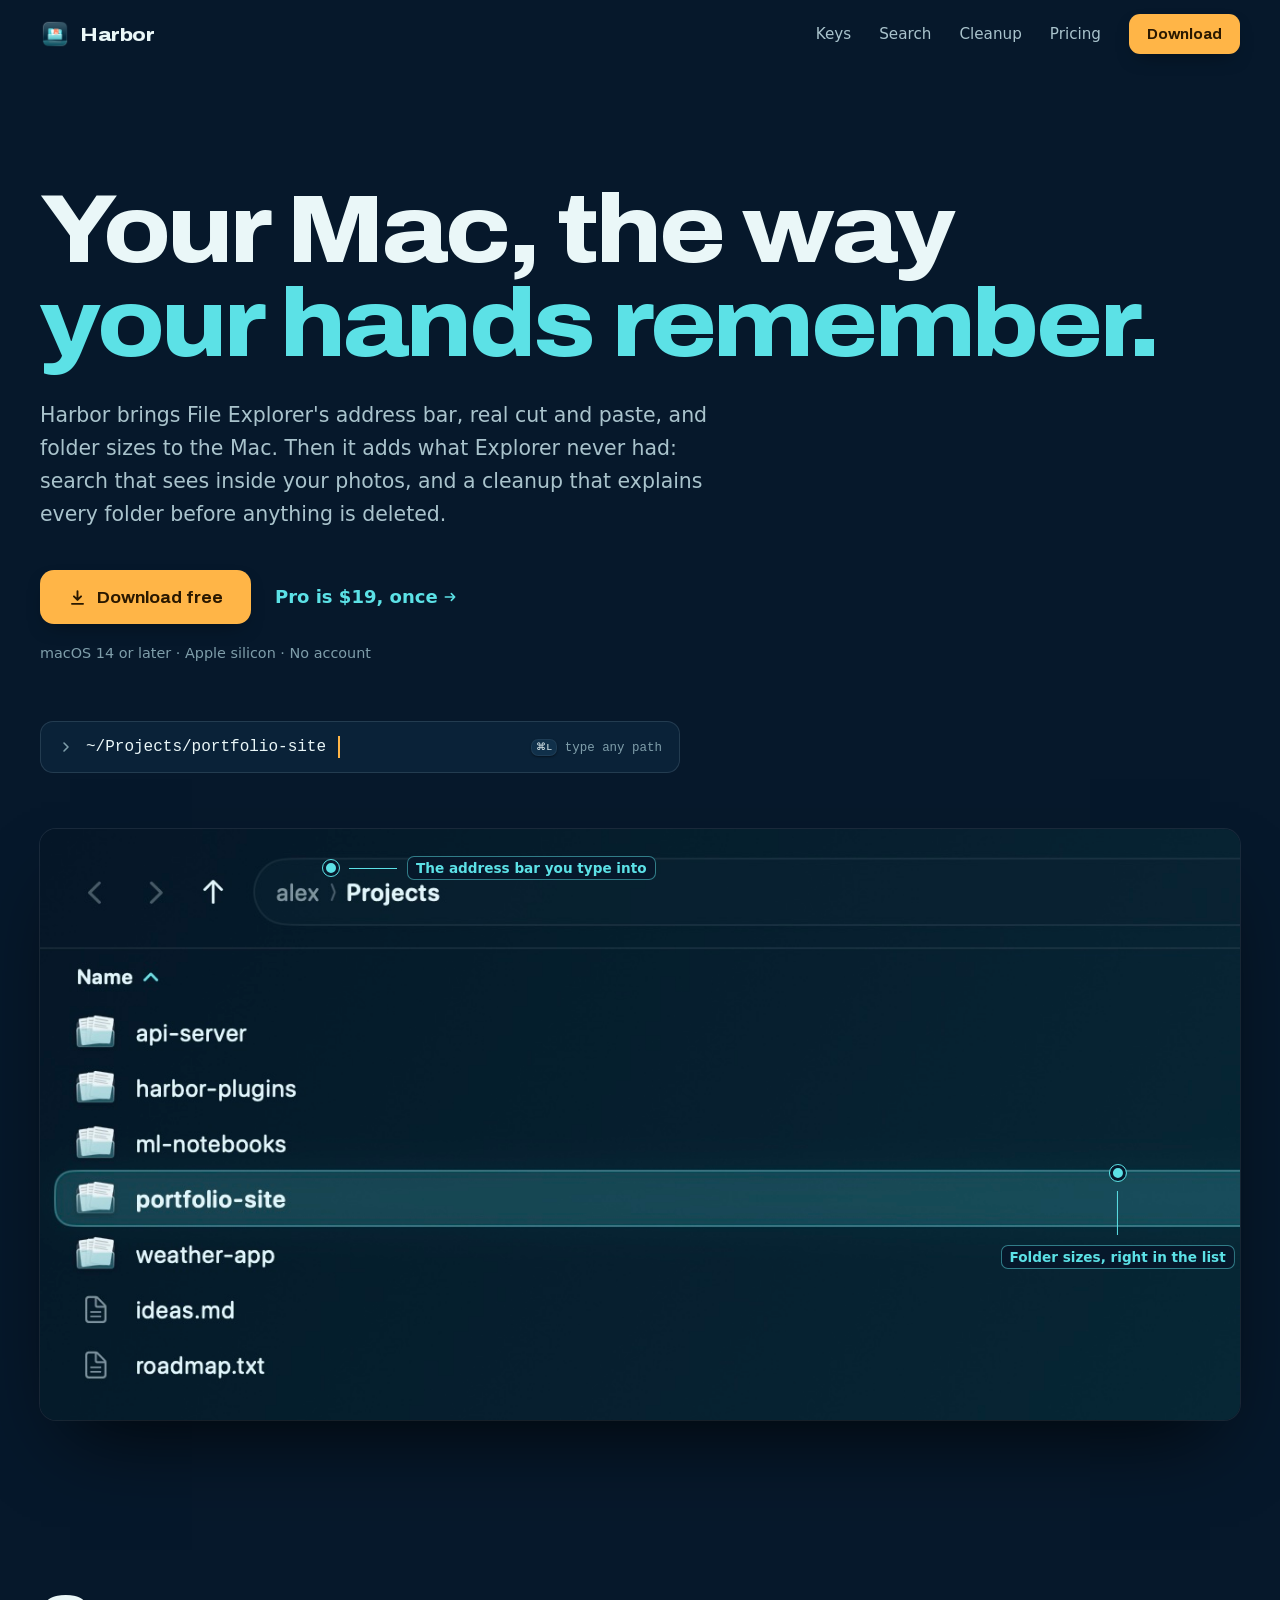
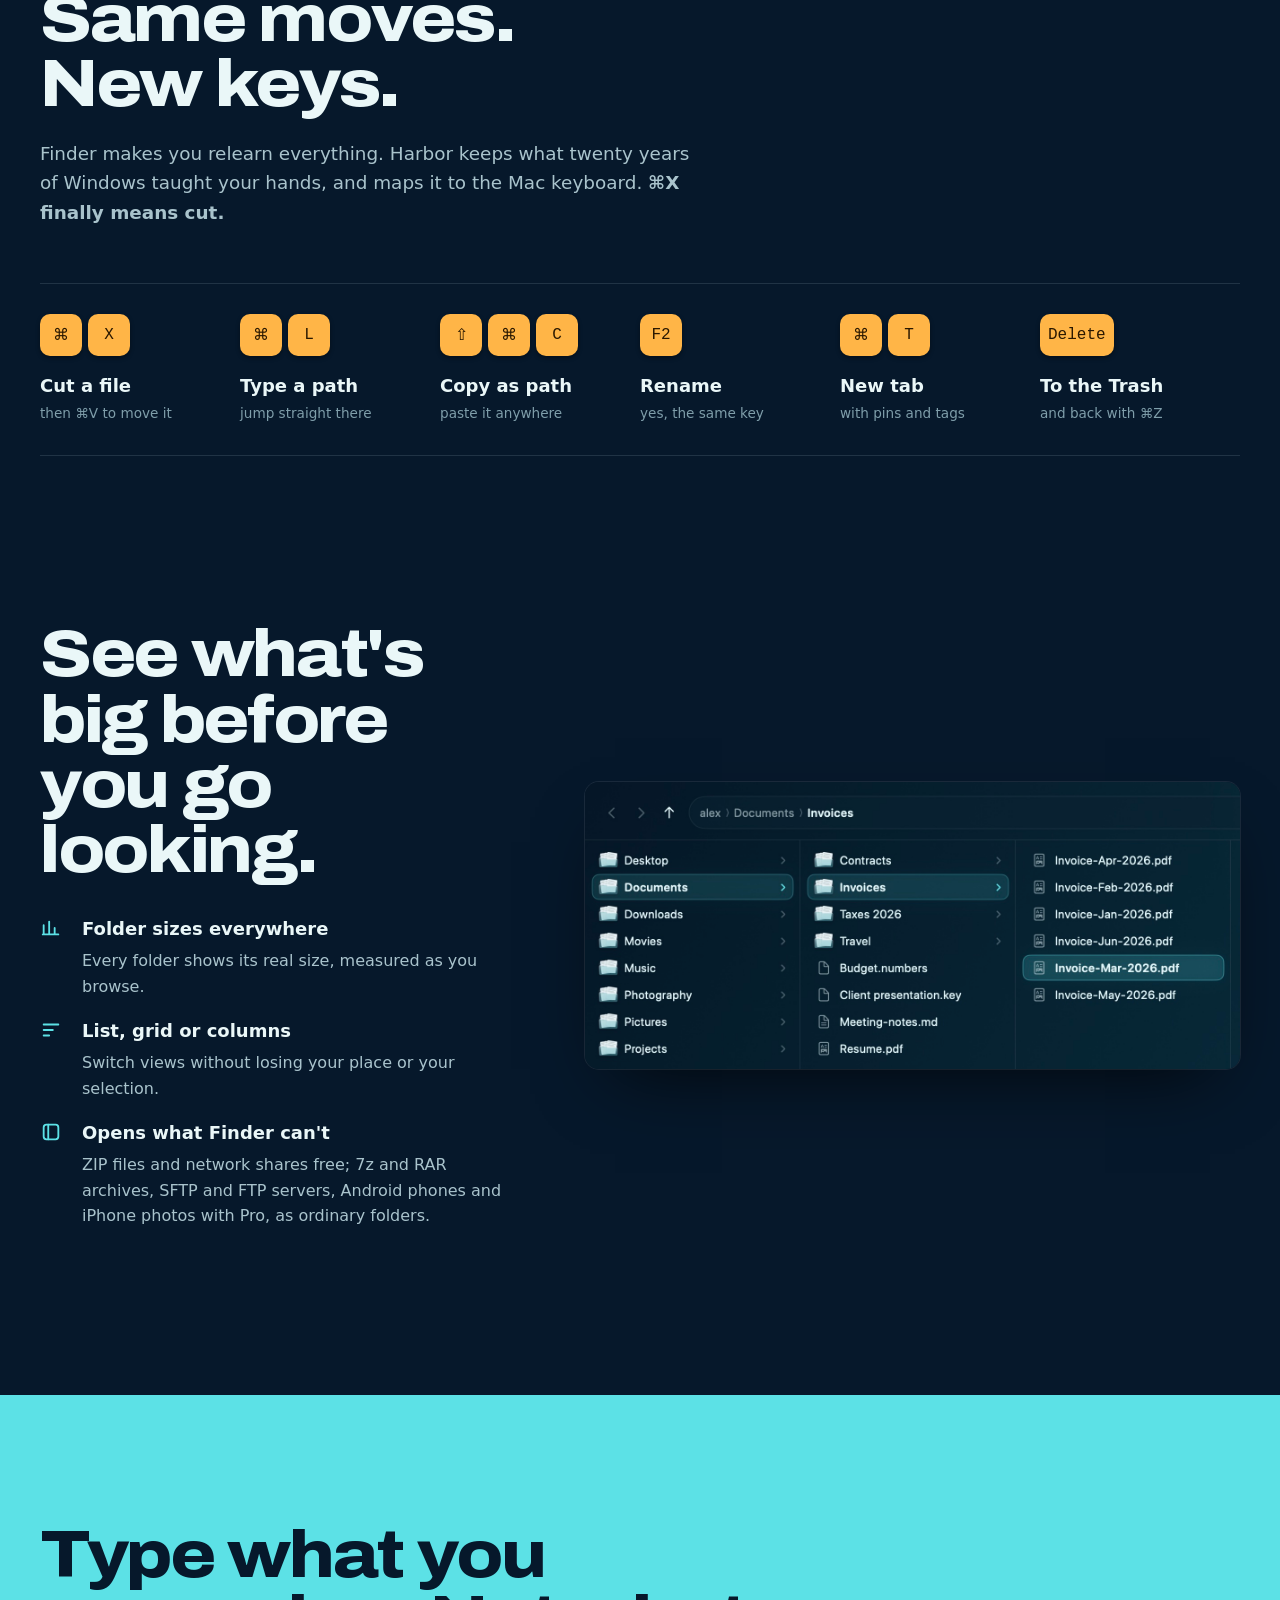
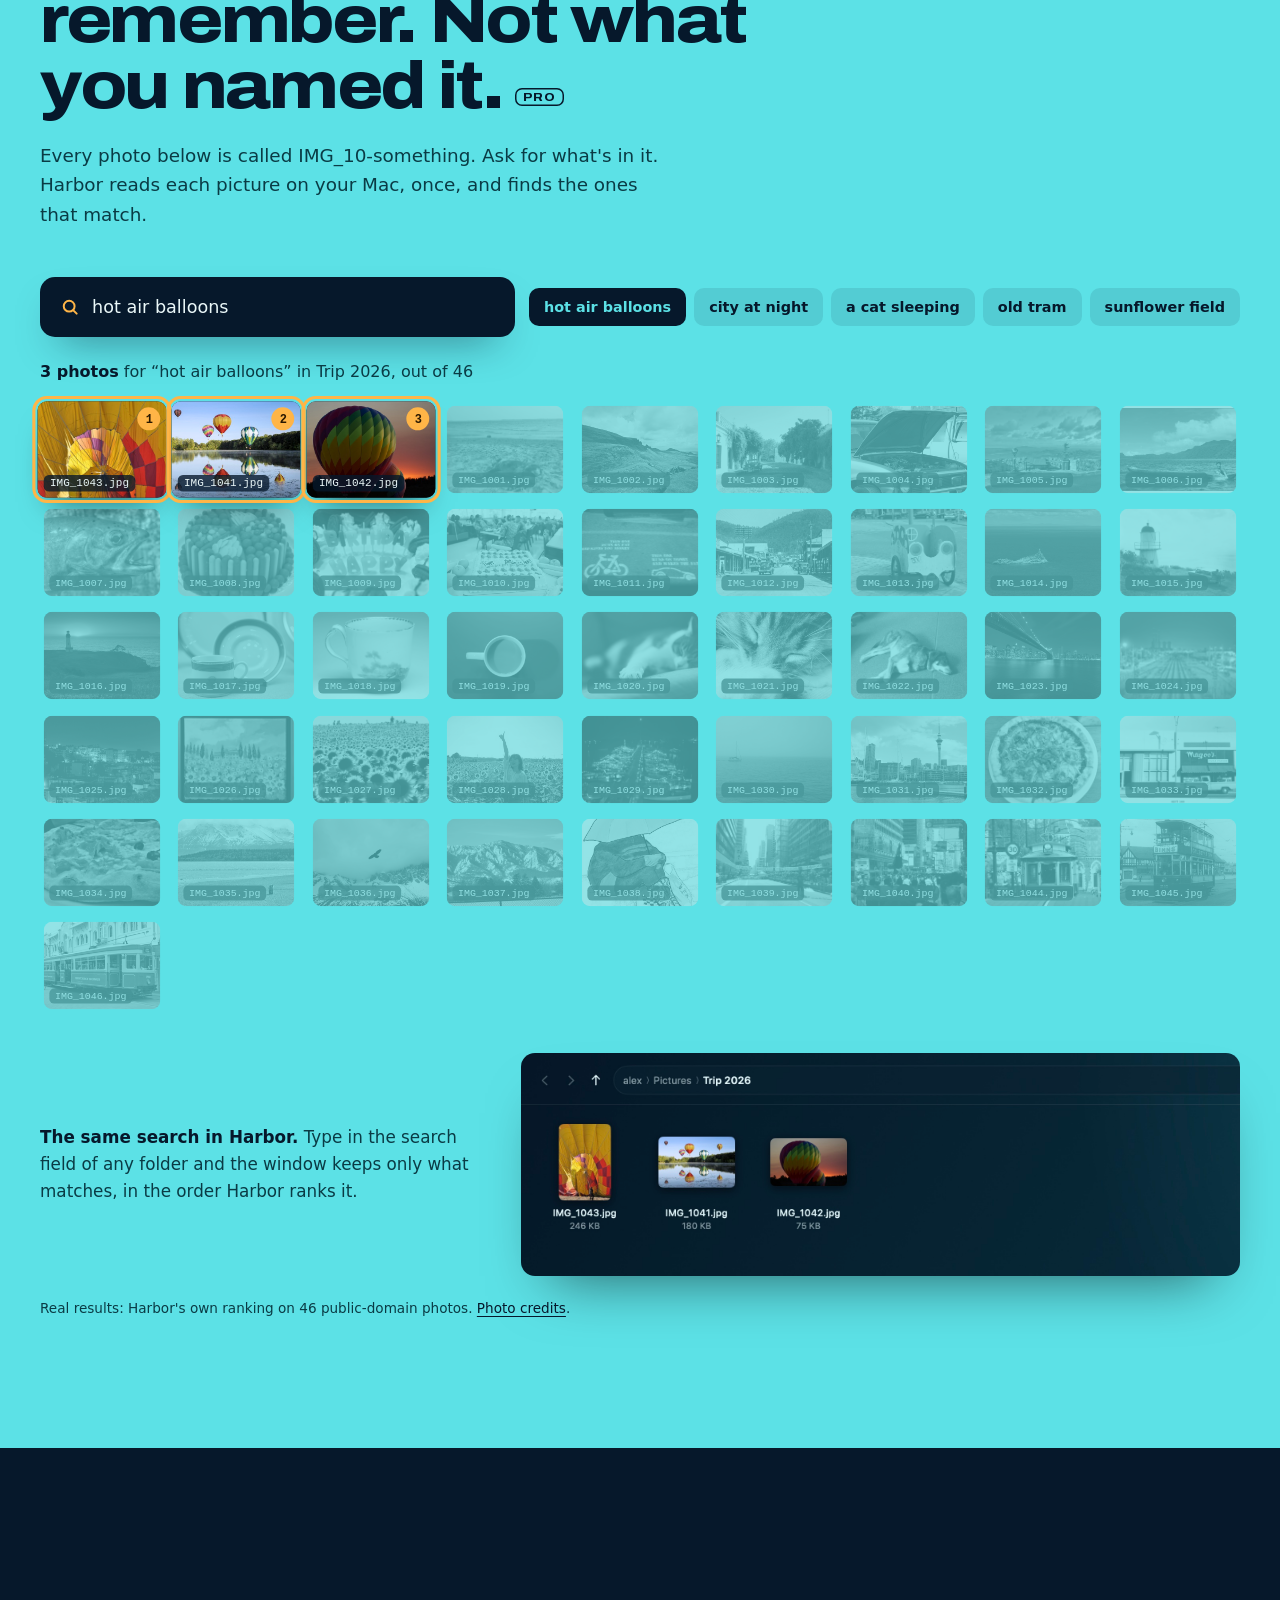
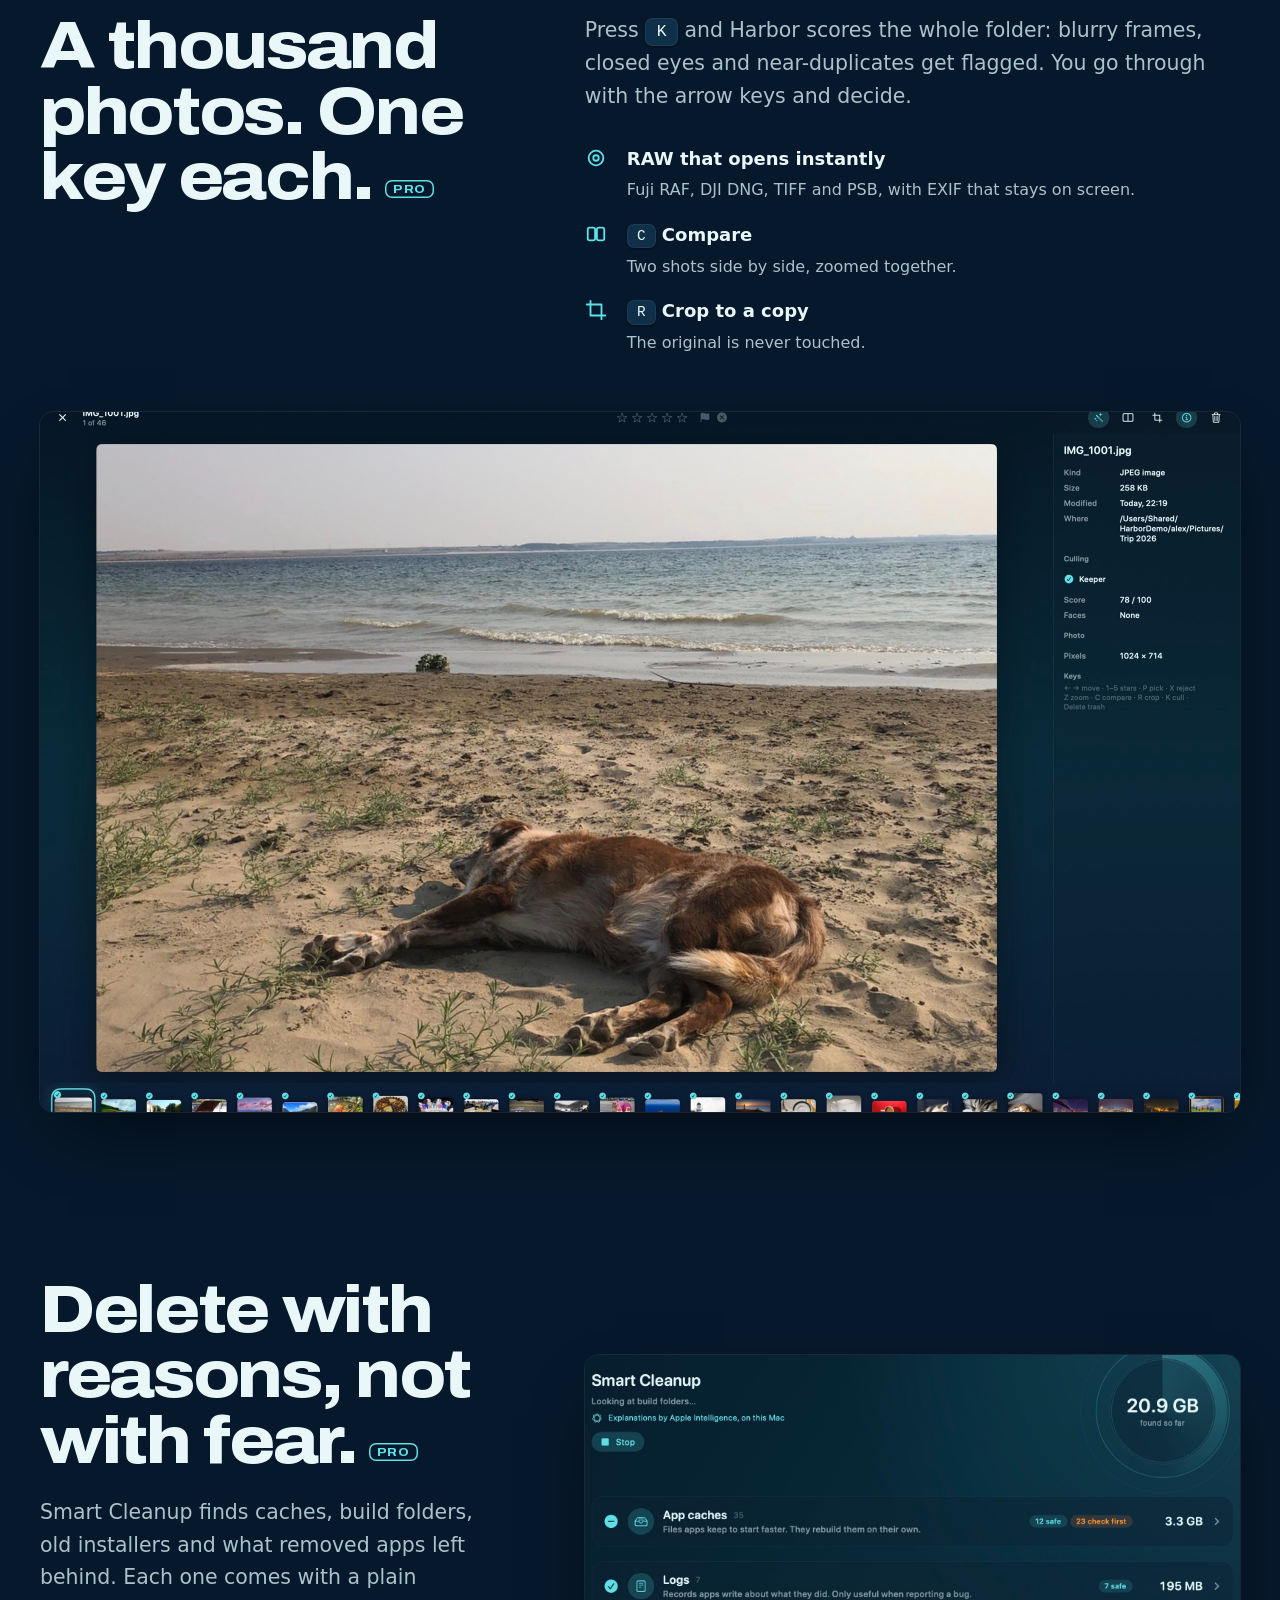
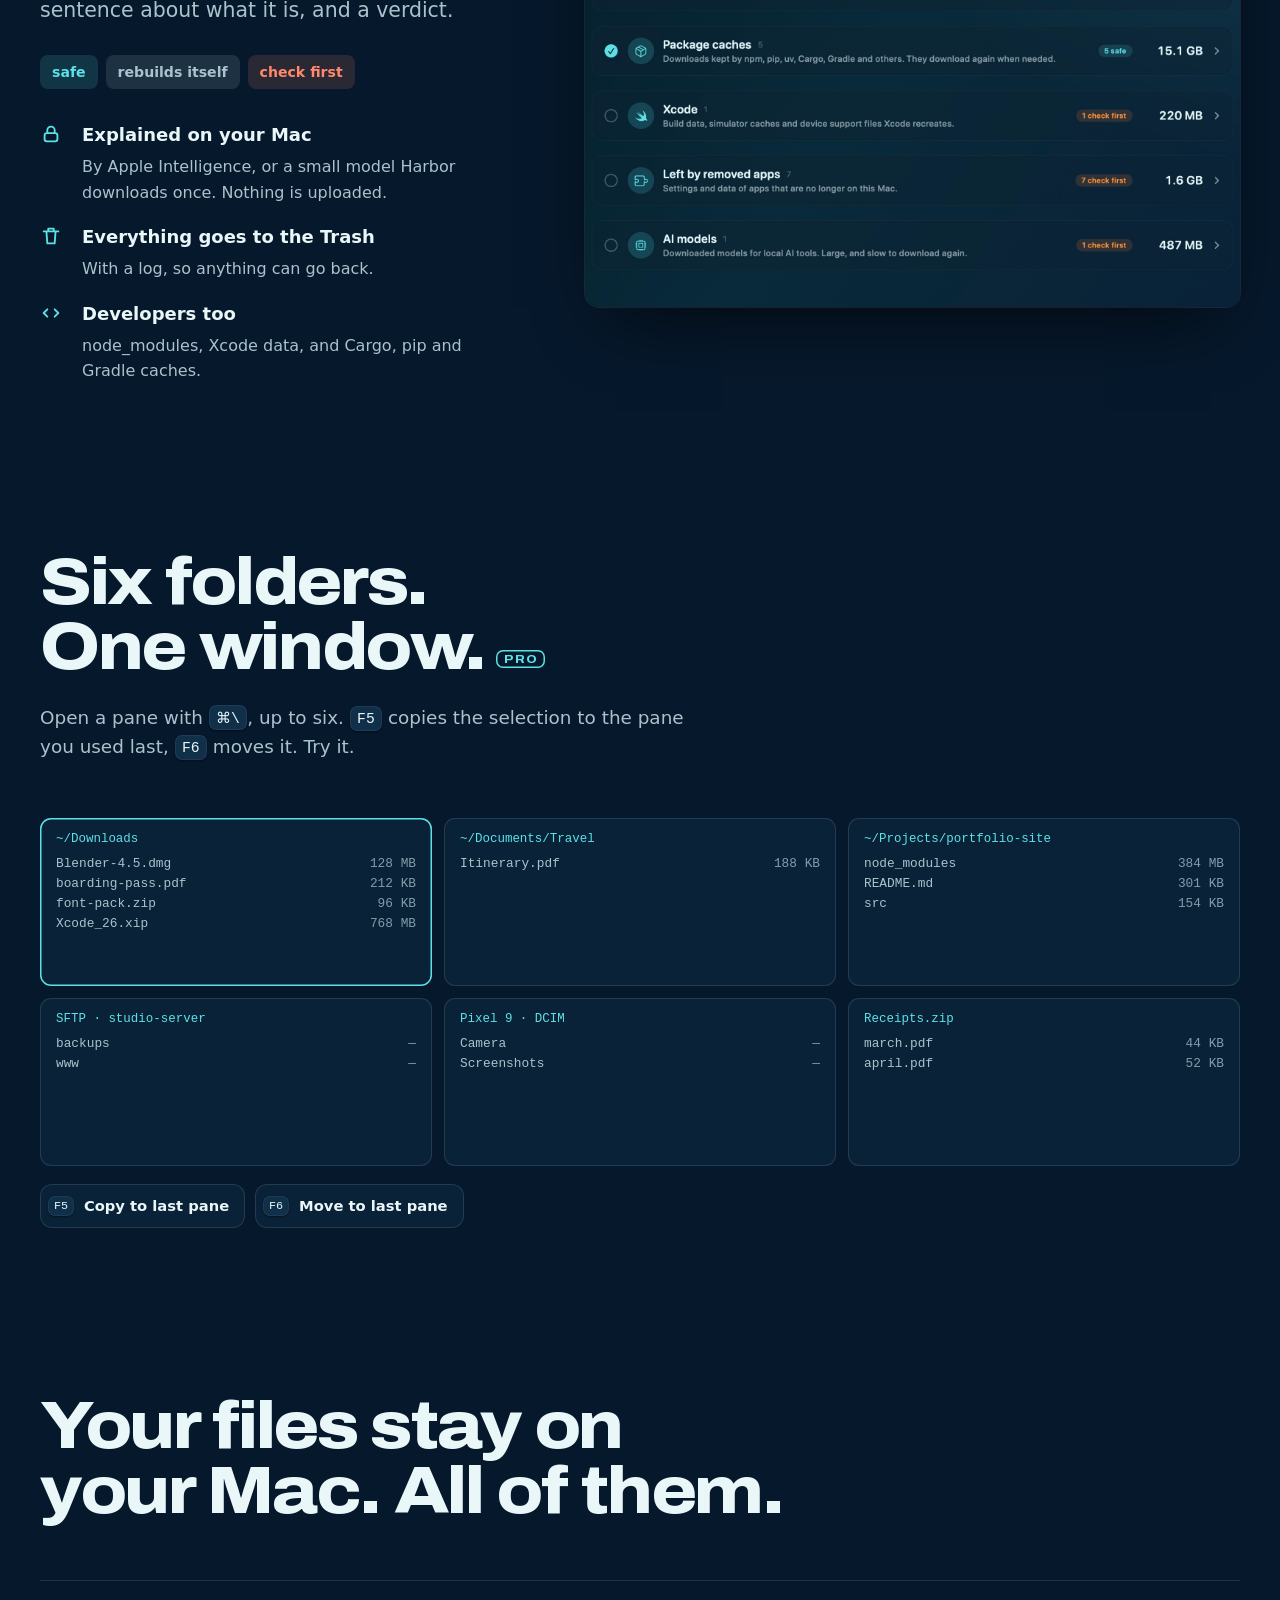
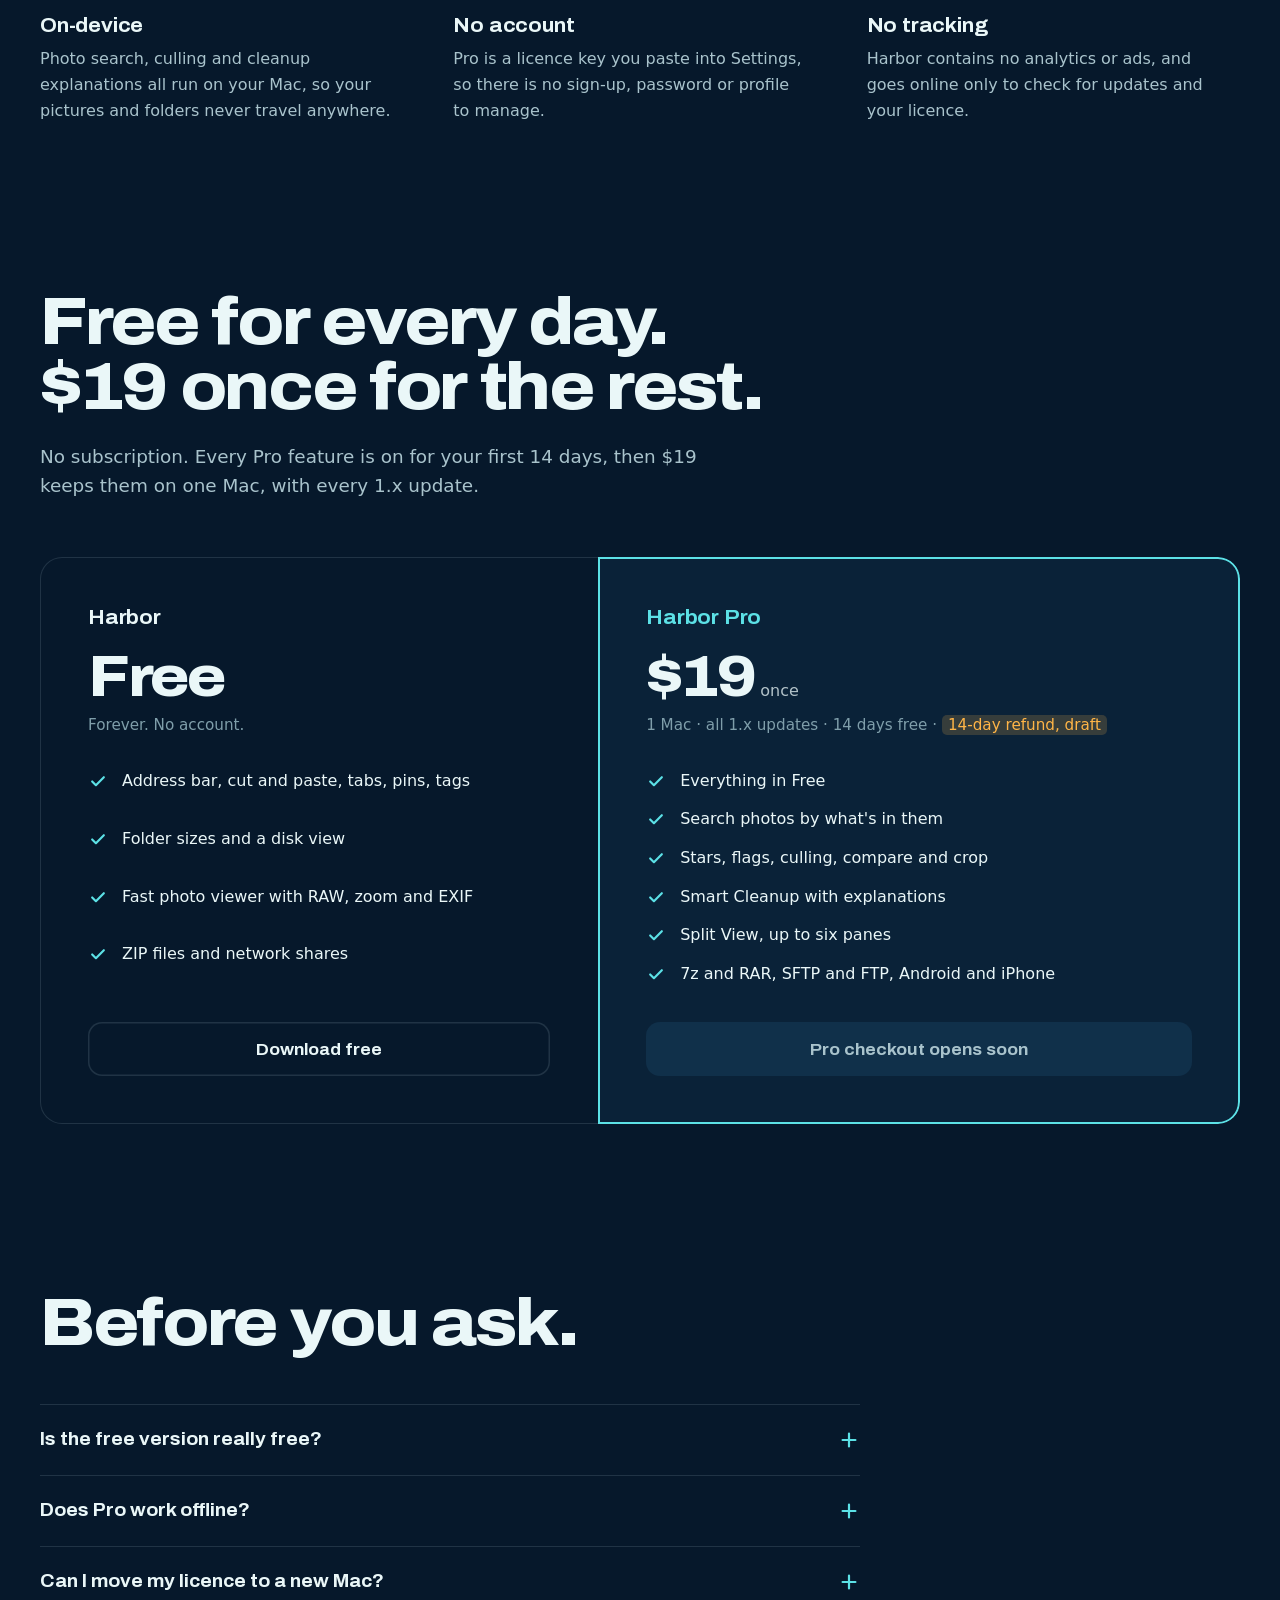
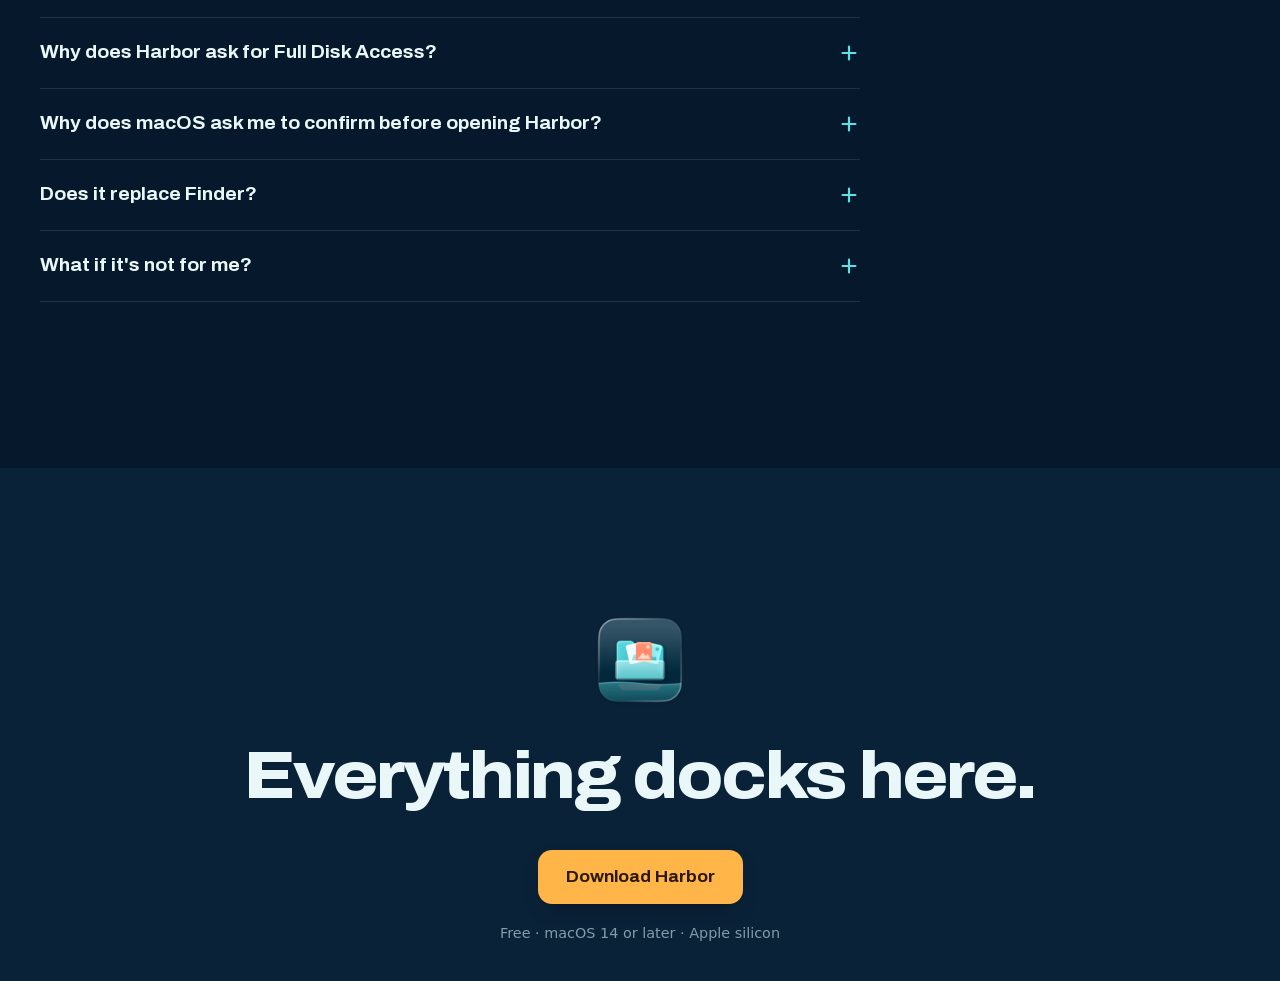
<file: docs/index.html>
<!doctype html>
<html lang="en">
<head>
<meta charset="utf-8">
<meta name="viewport" content="width=device-width, initial-scale=1">
<title>Harbor: the Mac file manager for people who miss File Explorer</title>
<meta name="description" content="Harbor brings File Explorer's address bar, cut and paste and folder sizes to the Mac, then adds search that sees inside your photos and a cleanup that explains every folder.">
<meta property="og:title" content="Harbor: same moves, new keys.">
<meta property="og:description" content="The Mac file manager for people who miss File Explorer.">
<meta property="og:image" content="img/hero.jpg">
<meta name="theme-color" content="#06182b">
<link rel="icon" href="img/icon.png">
<link rel="preload" href="fonts/archivo.woff2" as="font" type="font/woff2" crossorigin>
<link rel="stylesheet" href="style.css">
</head>
<body>

<header class="nav" id="nav">
  <div class="wrap">
    <a class="brand" href="#top"><img src="img/icon.png" alt="">Harbor</a>
    <nav class="links" aria-label="Main">
      <a href="#keys">Keys</a>
      <a href="#search">Search</a>
      <a href="#cleanup">Cleanup</a>
      <a href="#pricing">Pricing</a>
      <a class="btn lamp small" href="https://github.com/bsbbera/harbor-releases/releases/latest">Download</a>
    </nav>
  </div>
</header>

<main id="top">
<section class="hero" aria-labelledby="h1">
  <div class="wrap">
    <h1 id="h1">Your Mac, the way<br><span>your hands remember.</span></h1>
    <p class="lede">Harbor brings File Explorer's address bar, real cut and paste, and folder sizes to the Mac. Then it adds what Explorer never had: search that sees inside your photos, and a cleanup that explains every folder before anything is deleted.</p>
    <div class="actions">
      <a class="btn lamp" href="https://github.com/bsbbera/harbor-releases/releases/latest">
        <svg viewBox="0 0 24 24" fill="none" stroke="currentColor" stroke-width="2.4" stroke-linecap="round" stroke-linejoin="round" aria-hidden="true"><path d="M12 4v11m0 0-4.5-4.5M12 15l4.5-4.5M5 20h14"/></svg>
        Download free
      </a>
      <a class="textlink" href="#pricing">Pro is $19, once<svg viewBox="0 0 24 24" fill="none" stroke="currentColor" stroke-width="2.4" stroke-linecap="round" stroke-linejoin="round" aria-hidden="true"><path d="M5 12h14m-5-5 5 5-5 5"/></svg></a>
    </div>
    <p class="meta">macOS 14 or later · Apple silicon · No account</p>
    <div class="address" aria-hidden="true">
      <svg class="chev" viewBox="0 0 24 24" width="16" height="16" fill="none" stroke="currentColor" stroke-width="2.4" stroke-linecap="round" stroke-linejoin="round" aria-hidden="true"><path d="m9 6 6 6-6 6"/></svg><span class="typed" id="typed"></span><span class="caret"></span>
      <span class="hint"><kbd>⌘L</kbd> type any path</span>
    </div>
    <figure class="stage">
      <div class="shot"><picture><source media="(max-width: 560px)" srcset="img/hero-mobile.jpg" width="1300" height="640"><img src="img/hero.jpg" width="2550" height="800" alt="Harbor showing a Projects folder in list view with the address bar and a size bar for every folder"></picture></div>
      <div class="pin" style="left:24%;top:6.6%;--len:48px"><i></i><b>The address bar you type into</b></div>
      <div class="pin down" style="left:89.8%;top:57.6%;--len:44px"><i></i><b>Folder sizes, right in the list</b></div>
    </figure>
  </div>
</section>

<section id="keys" aria-labelledby="keys-h">
  <div class="wrap">
    <div class="head rise">
      <h2 id="keys-h">Same moves.<br>New keys.</h2>
      <p>Finder makes you relearn everything. Harbor keeps what twenty years of Windows taught your hands, and maps it to the Mac keyboard. <b>⌘X finally means cut.</b></p>
    </div>
    <div class="keys" id="keygrid">
      <div class="key"><div class="flip"><div class="face win"><kbd>Ctrl</kbd><kbd>X</kbd></div><div class="face back"><kbd>⌘</kbd><kbd>X</kbd></div></div><div class="what">Cut a file</div><div class="os">then ⌘V to move it</div></div>
      <div class="key"><div class="flip"><div class="face win"><kbd>Alt</kbd><kbd>D</kbd></div><div class="face back"><kbd>⌘</kbd><kbd>L</kbd></div></div><div class="what">Type a path</div><div class="os">jump straight there</div></div>
      <div class="key"><div class="flip"><div class="face win"><kbd>Ctrl</kbd><kbd>⇧</kbd><kbd>C</kbd></div><div class="face back"><kbd>⇧</kbd><kbd>⌘</kbd><kbd>C</kbd></div></div><div class="what">Copy as path</div><div class="os">paste it anywhere</div></div>
      <div class="key"><div class="flip"><div class="face win"><kbd>F2</kbd></div><div class="face back"><kbd>F2</kbd></div></div><div class="what">Rename</div><div class="os">yes, the same key</div></div>
      <div class="key"><div class="flip"><div class="face win"><kbd>Ctrl</kbd><kbd>T</kbd></div><div class="face back"><kbd>⌘</kbd><kbd>T</kbd></div></div><div class="what">New tab</div><div class="os">with pins and tags</div></div>
      <div class="key"><div class="flip"><div class="face win"><kbd>Del</kbd></div><div class="face back"><kbd>Delete</kbd></div></div><div class="what">To the Trash</div><div class="os">and back with ⌘Z</div></div>
    </div>
  </div>
</section>

<section aria-labelledby="browse-h">
  <div class="wrap split">
    <div class="rise">
      <h2 id="browse-h">See what's big before you go looking.</h2>
      <div class="list">
        <div><svg viewBox="0 0 24 24" fill="none" stroke="currentColor" stroke-width="2" stroke-linecap="round" stroke-linejoin="round" aria-hidden="true"><path d="M4 19V9m6 10V5m6 14v-7m4 7H3"/></svg><b>Folder sizes everywhere</b><span>Every folder shows its real size, measured as you browse.</span></div>
        <div><svg viewBox="0 0 24 24" fill="none" stroke="currentColor" stroke-width="2" stroke-linecap="round" stroke-linejoin="round" aria-hidden="true"><path d="M4 6h16M4 12h10M4 18h6"/></svg><b>List, grid or columns</b><span>Switch views without losing your place or your selection.</span></div>
        <div><svg viewBox="0 0 24 24" fill="none" stroke="currentColor" stroke-width="2" stroke-linecap="round" stroke-linejoin="round" aria-hidden="true"><rect x="4" y="4" width="16" height="16" rx="3"/><path d="M9 4v16"/></svg><b>Opens what Finder can't</b><span>ZIP files and network shares free; 7z and RAR archives, SFTP and FTP servers, Android phones and iPhone photos with Pro, as ordinary folders.</span></div>
      </div>
    </div>
    <div class="frame rise"><img src="img/cols.jpg" width="1460" height="640" alt="Harbor column view of Documents and Invoices"></div>
  </div>
</section>

<div class="band" id="search" aria-labelledby="search-h">
  <div class="wrap">
    <div class="head">
      <h2 id="search-h">Type what you remember. Not what you named it.<span class="tag">PRO</span></h2>
      <p>Every photo below is called IMG_10-something. Ask for what's in it. Harbor reads each picture on your Mac, once, and finds the ones that match.</p>
    </div>
    <div class="finder">
      <label for="q"><svg viewBox="0 0 24 24" fill="none" stroke="currentColor" stroke-width="2.4" stroke-linecap="round" aria-hidden="true"><circle cx="11" cy="11" r="6.5"/><path d="m16 16 4 4"/></svg>
        <input id="q" type="search" placeholder="Try: hot air balloons" autocomplete="off" spellcheck="false"></label>
      <div class="chips" id="chips" role="group" aria-label="Example searches"></div>
    </div>
    <p class="status" id="status" aria-live="polite"></p>
    <div class="photos" id="photos"></div>
    <div class="proof">
      <p><b>The same search in Harbor.</b> Type in the search field of any folder and the window keeps only what matches, in the order Harbor ranks it.</p>
      <div class="frame"><img src="img/search.jpg" width="1800" height="560" alt="Harbor's file grid showing three results for hot air balloons in the Trip 2026 folder" loading="lazy"></div>
    </div>
    <p class="fine">Real results: Harbor's own ranking on 46 public-domain photos. <a href="credits.html">Photo credits</a>.</p>
  </div>
</div>

<section aria-labelledby="cull-h">
  <div class="wrap stack">
    <div class="rise split" style="align-items:start">
      <div><h2 id="cull-h">A thousand photos. One key each.<span class="tag">PRO</span></h2>
      </div>
      <div><p class="lede">Press <kbd>K</kbd> and Harbor scores the whole folder: blurry frames, closed eyes and near-duplicates get flagged. You go through with the arrow keys and decide.</p>
      <div class="list">
        <div><svg viewBox="0 0 24 24" fill="none" stroke="currentColor" stroke-width="2" stroke-linecap="round" stroke-linejoin="round" aria-hidden="true"><circle cx="12" cy="12" r="8"/><circle cx="12" cy="12" r="3"/></svg><b>RAW that opens instantly</b><span>Fuji RAF, DJI DNG, TIFF and PSB, with EXIF that stays on screen.</span></div>
        <div><svg viewBox="0 0 24 24" fill="none" stroke="currentColor" stroke-width="2" stroke-linecap="round" stroke-linejoin="round" aria-hidden="true"><rect x="3" y="5" width="8" height="14" rx="2"/><rect x="13" y="5" width="8" height="14" rx="2"/></svg><b><kbd>C</kbd> Compare</b><span>Two shots side by side, zoomed together.</span></div>
        <div><svg viewBox="0 0 24 24" fill="none" stroke="currentColor" stroke-width="2" stroke-linecap="round" stroke-linejoin="round" aria-hidden="true"><path d="M6 2v16h16M2 6h16v16"/></svg><b><kbd>R</kbd> Crop to a copy</b><span>The original is never touched.</span></div>
      </div></div>
    </div>
    <div class="frame rise"><img src="img/cull.jpg" width="2400" height="1400" alt="Harbor photo viewer culling a folder: the photo, a filmstrip of the folder, and the culling panel showing Keeper and a score of 78 out of 100"></div>
  </div>
</section>

<section id="cleanup" aria-labelledby="clean-h">
  <div class="wrap split">
    <div class="rise">
      <h2 id="clean-h">Delete with reasons, not with fear.<span class="tag">PRO</span></h2>
      <p class="lede" style="margin-top:22px">Smart Cleanup finds caches, build folders, old installers and what removed apps left behind. Each one comes with a plain sentence about what it is, and a verdict.</p>
      <div class="verdicts"><span class="v-safe">safe</span><span class="v-re">rebuilds itself</span><span class="v-check">check first</span></div>
      <div class="list">
        <div><svg viewBox="0 0 24 24" fill="none" stroke="currentColor" stroke-width="2" stroke-linecap="round" stroke-linejoin="round" aria-hidden="true"><rect x="5" y="11" width="14" height="9" rx="2.5"/><path d="M8 11V8a4 4 0 0 1 8 0v3"/></svg><b>Explained on your Mac</b><span>By Apple Intelligence, or a small model Harbor downloads once. Nothing is uploaded.</span></div>
        <div><svg viewBox="0 0 24 24" fill="none" stroke="currentColor" stroke-width="2" stroke-linecap="round" stroke-linejoin="round" aria-hidden="true"><path d="M4 7h16M9 7V4h6v3m-8 0 1 13h8l1-13"/></svg><b>Everything goes to the Trash</b><span>With a log, so anything can go back.</span></div>
        <div><svg viewBox="0 0 24 24" fill="none" stroke="currentColor" stroke-width="2" stroke-linecap="round" stroke-linejoin="round" aria-hidden="true"><path d="m8 8-4 4 4 4m8-8 4 4-4 4"/></svg><b>Developers too</b><span>node_modules, Xcode data, and Cargo, pip and Gradle caches.</span></div>
      </div>
    </div>
    <div class="frame rise"><img src="img/cleanup.jpg" width="1780" height="1500" alt="Harbor Smart Cleanup listing app caches, logs, package caches, Xcode data, leftovers and AI models with sizes and verdicts"></div>
  </div>
</section>

<section aria-labelledby="panes-h">
  <div class="wrap">
    <div class="head rise">
      <h2 id="panes-h">Six folders. One window.<span class="tag">PRO</span></h2>
      <p>Open a pane with <kbd>⌘\</kbd>, up to six. <kbd>F5</kbd> copies the selection to the pane you used last, <kbd>F6</kbd> moves it. Try it.</p>
    </div>
    <div class="panes rise" id="panes">
      <div class="pane active"><div class="path">~/Downloads</div><ul><li><span>Blender-4.5.dmg</span><em>128 MB</em></li><li><span>boarding-pass.pdf</span><em>212 KB</em></li><li class="sel"><span>font-pack.zip</span><em>96 KB</em></li><li><span>Xcode_26.xip</span><em>768 MB</em></li></ul></div>
      <div class="pane"><div class="path">~/Documents/Travel</div><ul><li><span>Itinerary.pdf</span><em>188 KB</em></li></ul></div>
      <div class="pane"><div class="path">~/Projects/portfolio-site</div><ul><li><span>node_modules</span><em>384 MB</em></li><li><span>README.md</span><em>301 KB</em></li><li><span>src</span><em>154 KB</em></li></ul></div>
      <div class="pane"><div class="path">SFTP · studio-server</div><ul><li><span>backups</span><em>—</em></li><li><span>www</span><em>—</em></li></ul></div>
      <div class="pane"><div class="path">Pixel 9 · DCIM</div><ul><li><span>Camera</span><em>—</em></li><li><span>Screenshots</span><em>—</em></li></ul></div>
      <div class="pane"><div class="path">Receipts.zip</div><ul><li><span>march.pdf</span><em>44 KB</em></li><li><span>april.pdf</span><em>52 KB</em></li></ul></div>
      <div class="flyer" id="flyer">font-pack.zip</div>
    </div>
    <div class="panekeys">
      <button type="button" id="f5"><kbd>F5</kbd>Copy to last pane</button>
      <button type="button" id="f6"><kbd>F6</kbd>Move to last pane</button>
    </div>
  </div>
</section>

<section aria-labelledby="private-h">
  <div class="wrap">
    <div class="head rise"><h2 id="private-h">Your files stay on your Mac. All of them.</h2></div>
    <div class="promise rise">
      <div><h3>On-device</h3><p>Photo search, culling and cleanup explanations all run on your Mac, so your pictures and folders never travel anywhere.</p></div>
      <div><h3>No account</h3><p>Pro is a licence key you paste into Settings, so there is no sign-up, password or profile to manage.</p></div>
      <div><h3>No tracking</h3><p>Harbor contains no analytics or ads, and goes online only to check for updates and your licence.</p></div>
    </div>
  </div>
</section>

<section id="pricing" aria-labelledby="price-h">
  <div class="wrap">
    <div class="head rise">
      <h2 id="price-h">Free for every day. $19 once for the rest.</h2>
      <p>No subscription. Every Pro feature is on for your first 14 days, then $19 keeps them on one Mac, with every 1.x update.</p>
    </div>
    <div class="plans rise">
      <div class="plan">
        <h3>Harbor</h3>
        <div class="price">Free</div>
        <div class="sub">Forever. No account.</div>
        <ul>
          <li><svg viewBox="0 0 24 24" fill="none" stroke="currentColor" stroke-width="2.6" stroke-linecap="round" stroke-linejoin="round" aria-hidden="true"><path d="m5 12.5 4.5 4.5L19 7.5"/></svg>Address bar, cut and paste, tabs, pins, tags</li>
          <li><svg viewBox="0 0 24 24" fill="none" stroke="currentColor" stroke-width="2.6" stroke-linecap="round" stroke-linejoin="round" aria-hidden="true"><path d="m5 12.5 4.5 4.5L19 7.5"/></svg>Folder sizes and a disk view</li>
          <li><svg viewBox="0 0 24 24" fill="none" stroke="currentColor" stroke-width="2.6" stroke-linecap="round" stroke-linejoin="round" aria-hidden="true"><path d="m5 12.5 4.5 4.5L19 7.5"/></svg>Fast photo viewer with RAW, zoom and EXIF</li>
          <li><svg viewBox="0 0 24 24" fill="none" stroke="currentColor" stroke-width="2.6" stroke-linecap="round" stroke-linejoin="round" aria-hidden="true"><path d="m5 12.5 4.5 4.5L19 7.5"/></svg>ZIP files and network shares</li>
        </ul>
        <a class="btn line" href="https://github.com/bsbbera/harbor-releases/releases/latest">Download free</a>
      </div>
      <div class="plan pro">
        <h3>Harbor Pro</h3>
        <div class="price">$19<small>once</small></div>
        <div class="sub">1 Mac · all 1.x updates · 14 days free · <mark>14-day refund, draft</mark></div>
        <ul>
          <li><svg viewBox="0 0 24 24" fill="none" stroke="currentColor" stroke-width="2.6" stroke-linecap="round" stroke-linejoin="round" aria-hidden="true"><path d="m5 12.5 4.5 4.5L19 7.5"/></svg>Everything in Free</li>
          <li><svg viewBox="0 0 24 24" fill="none" stroke="currentColor" stroke-width="2.6" stroke-linecap="round" stroke-linejoin="round" aria-hidden="true"><path d="m5 12.5 4.5 4.5L19 7.5"/></svg>Search photos by what's in them</li>
          <li><svg viewBox="0 0 24 24" fill="none" stroke="currentColor" stroke-width="2.6" stroke-linecap="round" stroke-linejoin="round" aria-hidden="true"><path d="m5 12.5 4.5 4.5L19 7.5"/></svg>Stars, flags, culling, compare and crop</li>
          <li><svg viewBox="0 0 24 24" fill="none" stroke="currentColor" stroke-width="2.6" stroke-linecap="round" stroke-linejoin="round" aria-hidden="true"><path d="m5 12.5 4.5 4.5L19 7.5"/></svg>Smart Cleanup with explanations</li>
          <li><svg viewBox="0 0 24 24" fill="none" stroke="currentColor" stroke-width="2.6" stroke-linecap="round" stroke-linejoin="round" aria-hidden="true"><path d="m5 12.5 4.5 4.5L19 7.5"/></svg>Split View, up to six panes</li>
          <li><svg viewBox="0 0 24 24" fill="none" stroke="currentColor" stroke-width="2.6" stroke-linecap="round" stroke-linejoin="round" aria-hidden="true"><path d="m5 12.5 4.5 4.5L19 7.5"/></svg>7z and RAR, SFTP and FTP, Android and iPhone</li>
        </ul>
        <a class="btn soon" id="buy" href="#pricing" aria-disabled="true">Pro checkout opens soon</a>
      </div>
    </div>
  </div>
</section>

<section aria-labelledby="faq-h">
  <div class="wrap">
    <div class="head rise"><h2 id="faq-h">Before you ask.</h2></div>
    <div class="faq">
      <details><summary>Is the free version really free?<svg viewBox="0 0 24 24" fill="none" stroke="currentColor" stroke-width="2.4" stroke-linecap="round" aria-hidden="true"><path d="M12 5v14M5 12h14"/></svg></summary><p>Yes. Browsing, folder sizes, the photo viewer, ZIP files and network shares are free forever, with no ads. For your first 14 days every Pro feature is on too; after that, Pro adds them back for $19.</p></details>
      <details><summary>Does Pro work offline?<svg viewBox="0 0 24 24" fill="none" stroke="currentColor" stroke-width="2.4" stroke-linecap="round" aria-hidden="true"><path d="M12 5v14M5 12h14"/></svg></summary><p>Yes. Harbor checks your licence when you're online and keeps working for 30 days between checks.</p></details>
      <details><summary>Can I move my licence to a new Mac?<svg viewBox="0 0 24 24" fill="none" stroke="currentColor" stroke-width="2.4" stroke-linecap="round" aria-hidden="true"><path d="M12 5v14M5 12h14"/></svg></summary><p>Yes. One key works on one Mac at a time. Turn it off on the old Mac in Settings › Licence, then enter it on the new one.</p></details>
      <details><summary>Why does Harbor ask for Full Disk Access?<svg viewBox="0 0 24 24" fill="none" stroke="currentColor" stroke-width="2.4" stroke-linecap="round" aria-hidden="true"><path d="M12 5v14M5 12h14"/></svg></summary><p>To show the sizes and contents of folders macOS protects, like Mail and Library, and to find caches during cleanup. Harbor never uploads your files.</p></details>
      <details><summary>Why does macOS ask me to confirm before opening Harbor?<svg viewBox="0 0 24 24" fill="none" stroke="currentColor" stroke-width="2.4" stroke-linecap="round" aria-hidden="true"><path d="M12 5v14M5 12h14"/></svg></summary><p>Apple checks apps from developers who pay it $99 a year, and I haven't paid that fee for Harbor. So the first time you open it, macOS asks you to confirm: go to System Settings › Privacy & Security and click Open Anyway. You only do this once; updates install normally after that.</p></details>
      <details><summary>Does it replace Finder?<svg viewBox="0 0 24 24" fill="none" stroke="currentColor" stroke-width="2.4" stroke-linecap="round" aria-hidden="true"><path d="M12 5v14M5 12h14"/></svg></summary><p>It runs next to Finder. Use Harbor every day and keep Finder for the few things only it does.</p></details>
      <details><summary>What if it's not for me?<svg viewBox="0 0 24 24" fill="none" stroke="currentColor" stroke-width="2.4" stroke-linecap="round" aria-hidden="true"><path d="M12 5v14M5 12h14"/></svg></summary><p><mark>Draft policy:</mark> write to us within 14 days of buying and you get a full refund.</p></details>
    </div>
  </div>
</section>

<div class="close">
  <div class="wrap rise">
    <img src="img/icon.png" alt="" width="104" height="104">
    <h2>Everything docks here.</h2>
    <div class="actions"><a class="btn lamp" href="https://github.com/bsbbera/harbor-releases/releases/latest">Download Harbor</a></div>
    <p class="meta">Free · macOS 14 or later · Apple silicon</p>
  </div>
</div>
</main>

<footer>
  <div class="wrap">
    <span>© 2026 Harbor</span>
    <nav aria-label="Legal"><a href="terms.html">Terms</a><a href="privacy.html">Privacy</a><a href="refunds.html">Refunds</a><a href="credits.html">Credits</a></nav>
  </div>
</footer>

<script>
const still = matchMedia('(prefers-reduced-motion: reduce)').matches;
const nav = document.getElementById('nav');
addEventListener('scroll', () => nav.classList.toggle('solid', scrollY > 10), { passive: true });

// One entrance, applied only when JS runs, so content never depends on it.
if (!still) {
  document.documentElement.classList.add('pre');
  const io = new IntersectionObserver(es => es.forEach(e => { if (e.isIntersecting) { e.target.classList.add('in'); io.unobserve(e.target); } }), { threshold: .12, rootMargin: '0px 0px -8% 0px' });
  document.querySelectorAll('.rise').forEach(el => io.observe(el));
}

// Hero address bar types real places.
const paths = ['~/Projects/portfolio-site', '~/Documents/Invoices', '/Volumes/Backup/2026', 'sftp://studio-server/www', '~/Downloads'];
const typed = document.getElementById('typed');
(function cycle(i) {
  const p = paths[i % paths.length];
  if (still) { typed.textContent = p; return; }
  let n = 0;
  (function step() {
    typed.textContent = p.slice(0, ++n);
    if (n < p.length) setTimeout(step, 38 + Math.random() * 40);
    else setTimeout(() => cycle(i + 1), 2200);
  })();
})(0);

// Windows keys flip to Mac keys as the row comes into view.
const keys = [...document.querySelectorAll('.key')];
new IntersectionObserver((es, o) => es.forEach(e => {
  if (!e.isIntersecting) return;
  keys.forEach((k, i) => setTimeout(() => k.classList.add('mac'), still ? 0 : 500 + i * 140));
  o.disconnect();
}), { threshold: .5 }).observe(document.getElementById('keygrid'));
keys.forEach(k => k.addEventListener('mouseenter', () => k.classList.toggle('mac')));

// Search demo: Harbor's real top matches for each phrase on the demo folder.
const HITS = {"hot air balloons":[1043,1041,1042],"sunflower field":[1027,1028,1026],"lighthouse":[1015,1016,1014],"city at night":[1025,1029,1023,1024],"a cat sleeping":[1021,1020],"pizza":[1034,1032],"old tram":[1045,1044,1046],"snowy mountains":[1037,1036,1035],"cup of coffee":[1019,1018,1017],"sailboat":[1030]};
const WORDS = {balloon:'hot air balloons',sunflower:'sunflower field',flower:'sunflower field',lighthouse:'lighthouse',night:'city at night',city:'city at night',cat:'a cat sleeping',kitten:'a cat sleeping',pizza:'pizza',food:'pizza',tram:'old tram',train:'old tram',mountain:'snowy mountains',snow:'snowy mountains',coffee:'cup of coffee',cup:'cup of coffee',tea:'cup of coffee',boat:'sailboat',sail:'sailboat',sea:'sailboat'};
const grid = document.getElementById('photos'), status = document.getElementById('status'), q = document.getElementById('q'), chips = document.getElementById('chips');
const tiles = {};
for (let n = 1001; n <= 1046; n++) {
  const f = document.createElement('figure'); f.className = 'photo';
  f.innerHTML = `<img src="img/demo/IMG_${n}.jpg" alt="" loading="lazy" width="520" height="390"><figcaption>IMG_${n}.jpg</figcaption><span class="rank"></span>`;
  grid.appendChild(f); tiles[n] = f;
}
['hot air balloons', 'city at night', 'a cat sleeping', 'old tram', 'sunflower field'].forEach(t => {
  const b = document.createElement('button'); b.type = 'button'; b.textContent = t; b.setAttribute('aria-pressed', 'false');
  b.onclick = () => { q.value = t; run(t); }; chips.appendChild(b);
});
function run(text) {
  const t = text.trim().toLowerCase();
  [...chips.children].forEach(b => b.setAttribute('aria-pressed', String(b.textContent === t)));
  Object.values(tiles).forEach(f => { f.classList.remove('hit'); f.style.order = ''; });
  if (!t) { grid.classList.remove('searching'); status.textContent = ''; return; }
  const key = HITS[t] ? t : Object.keys(WORDS).find(w => t.includes(w)) && WORDS[Object.keys(WORDS).find(w => t.includes(w))];
  if (!key) { grid.classList.remove('searching'); status.innerHTML = 'This demo knows a few phrases. On your Mac, Harbor takes <b>any description</b>.'; return; }
  grid.classList.add('searching');
  // Matches move to the front, in Harbor's order, like the app's results.
  HITS[key].forEach((n, i) => { tiles[n].classList.add('hit'); tiles[n].style.order = i - 50; tiles[n].querySelector('.rank').textContent = i + 1; });
  status.innerHTML = `<b>${HITS[key].length} photos</b> for “${key}” in Trip 2026, out of 46`;
}
let pause; q.addEventListener('input', () => { clearTimeout(pause); pause = setTimeout(() => run(q.value), 250); });
// Plays one search once the band is on screen, then hands control to the visitor.
new IntersectionObserver((es, o) => es.forEach(e => {
  if (!e.isIntersecting || q.value) return;
  o.disconnect();
  const demo = 'hot air balloons'; let n = 0;
  if (still) { q.value = demo; run(demo); return; }
  (function step() { q.value = demo.slice(0, ++n); if (n < demo.length) setTimeout(step, 60); else run(demo); })();
}), { threshold: .9 }).observe(document.querySelector('.finder'));

// Panes: F5 copies, F6 moves the selected file to the pane used last.
const panes = [...document.querySelectorAll('.pane')], flyer = document.getElementById('flyer'), box = document.getElementById('panes');
let last = 2;
function send(move) {
  const src = panes[0].querySelector('li.sel');
  if (!src) return;
  const to = panes[last], b = box.getBoundingClientRect(), a = src.getBoundingClientRect(), z = to.querySelector('ul').getBoundingClientRect();
  const done = () => {
    const li = document.createElement('li'); li.className = 'new'; li.innerHTML = src.innerHTML; to.querySelector('ul').prepend(li);
    if (move) src.remove();
    panes.forEach(p => p.classList.remove('active')); to.classList.add('active');
    last = last === 2 ? 1 : 2;
    if (!panes[0].querySelector('li.sel')) { const n = panes[0].querySelector('li:last-child'); n && n.classList.add('sel'); flyer.textContent = n ? n.firstElementChild.textContent : ''; }
  };
  if (still) return done();
  flyer.textContent = src.firstElementChild.textContent;
  flyer.animate([
    { transform: `translate(${a.left - b.left}px,${a.top - b.top}px)`, opacity: 1 },
    { transform: `translate(${(a.left + z.left) / 2 - b.left}px,${Math.min(a.top, z.top) - b.top - 30}px) scale(1.06)`, opacity: 1, offset: .5 },
    { transform: `translate(${z.left - b.left}px,${z.top - b.top}px)`, opacity: 1 }
  ], { duration: 700, easing: 'cubic-bezier(.16,1,.3,1)' }).onfinish = done;
}
document.getElementById('f5').onclick = () => send(false);
document.getElementById('f6').onclick = () => send(true);

// Set once the Lemon Squeezy store is live.
const CHECKOUT = '';
if (CHECKOUT) { const b = document.getElementById('buy'); b.href = CHECKOUT; b.className = 'btn lamp'; b.textContent = 'Buy Harbor Pro'; b.removeAttribute('aria-disabled'); }
</script>
</body>
</html>
</file>
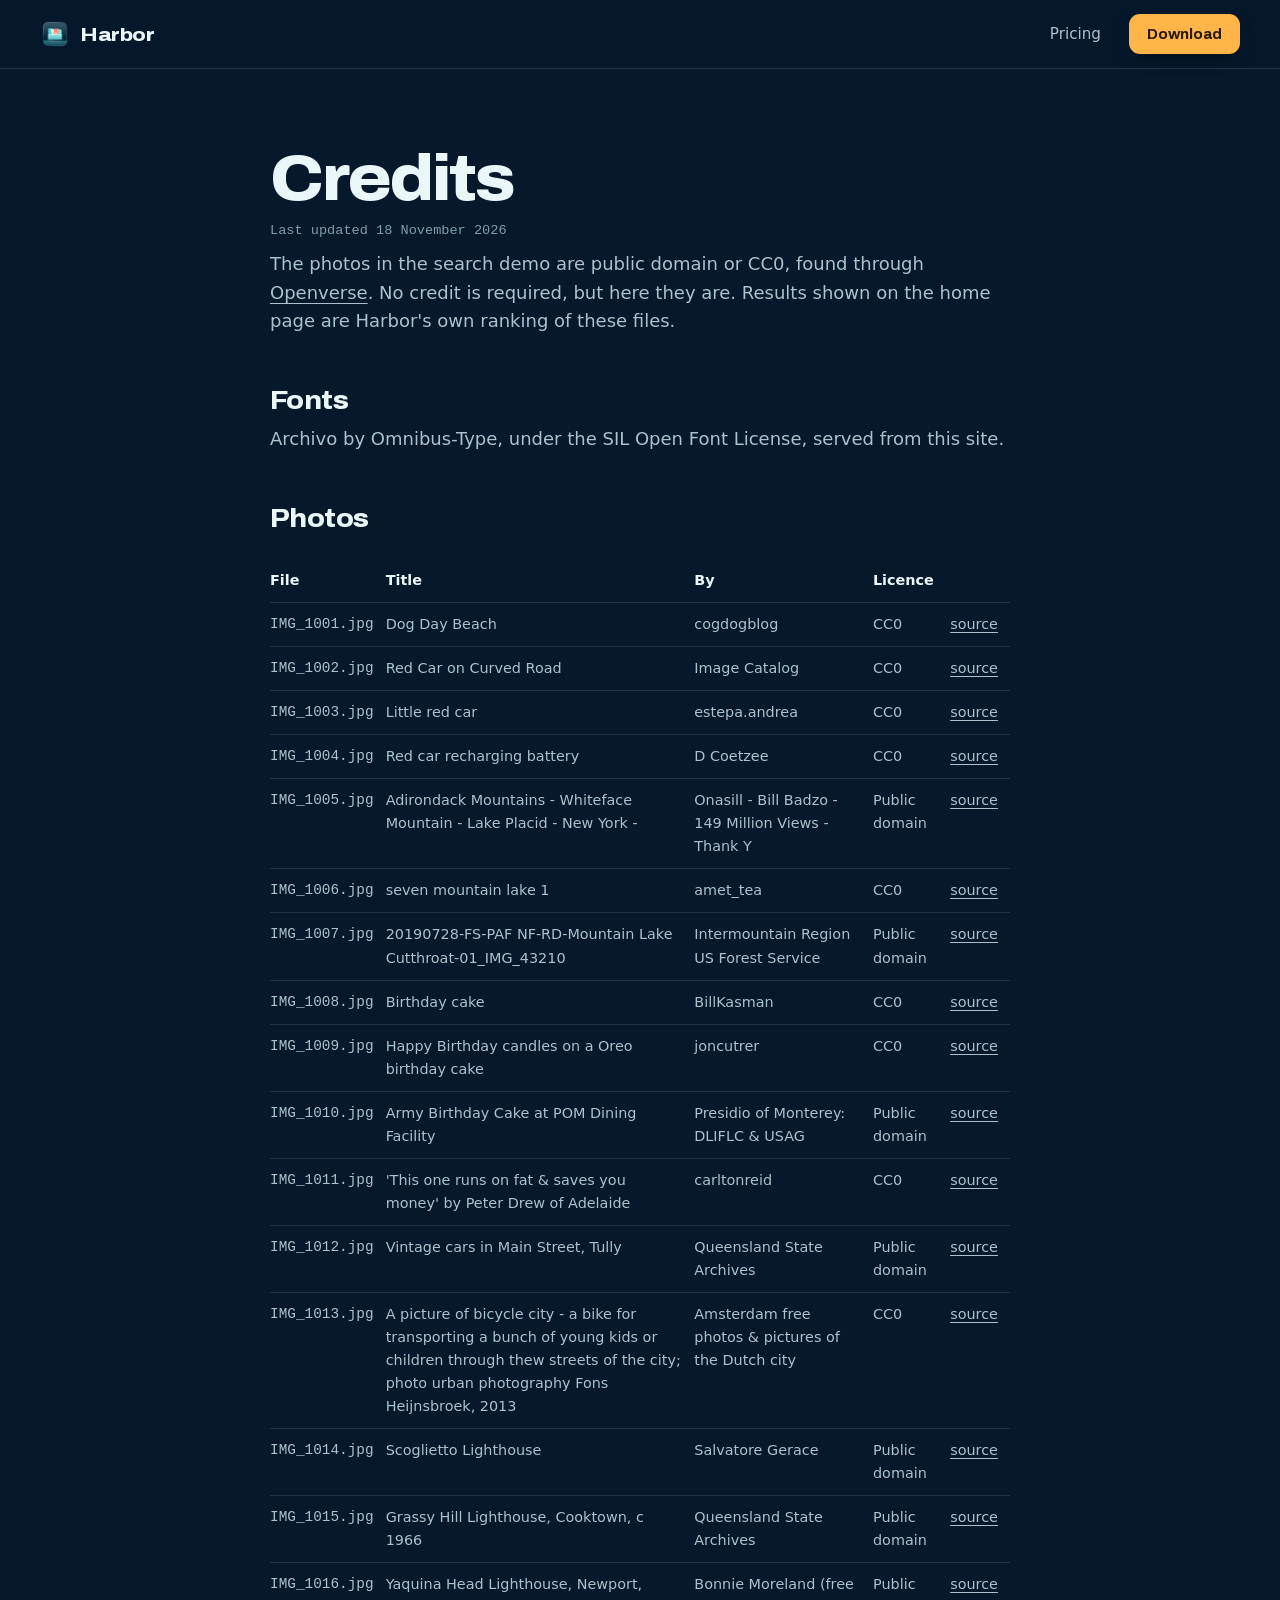
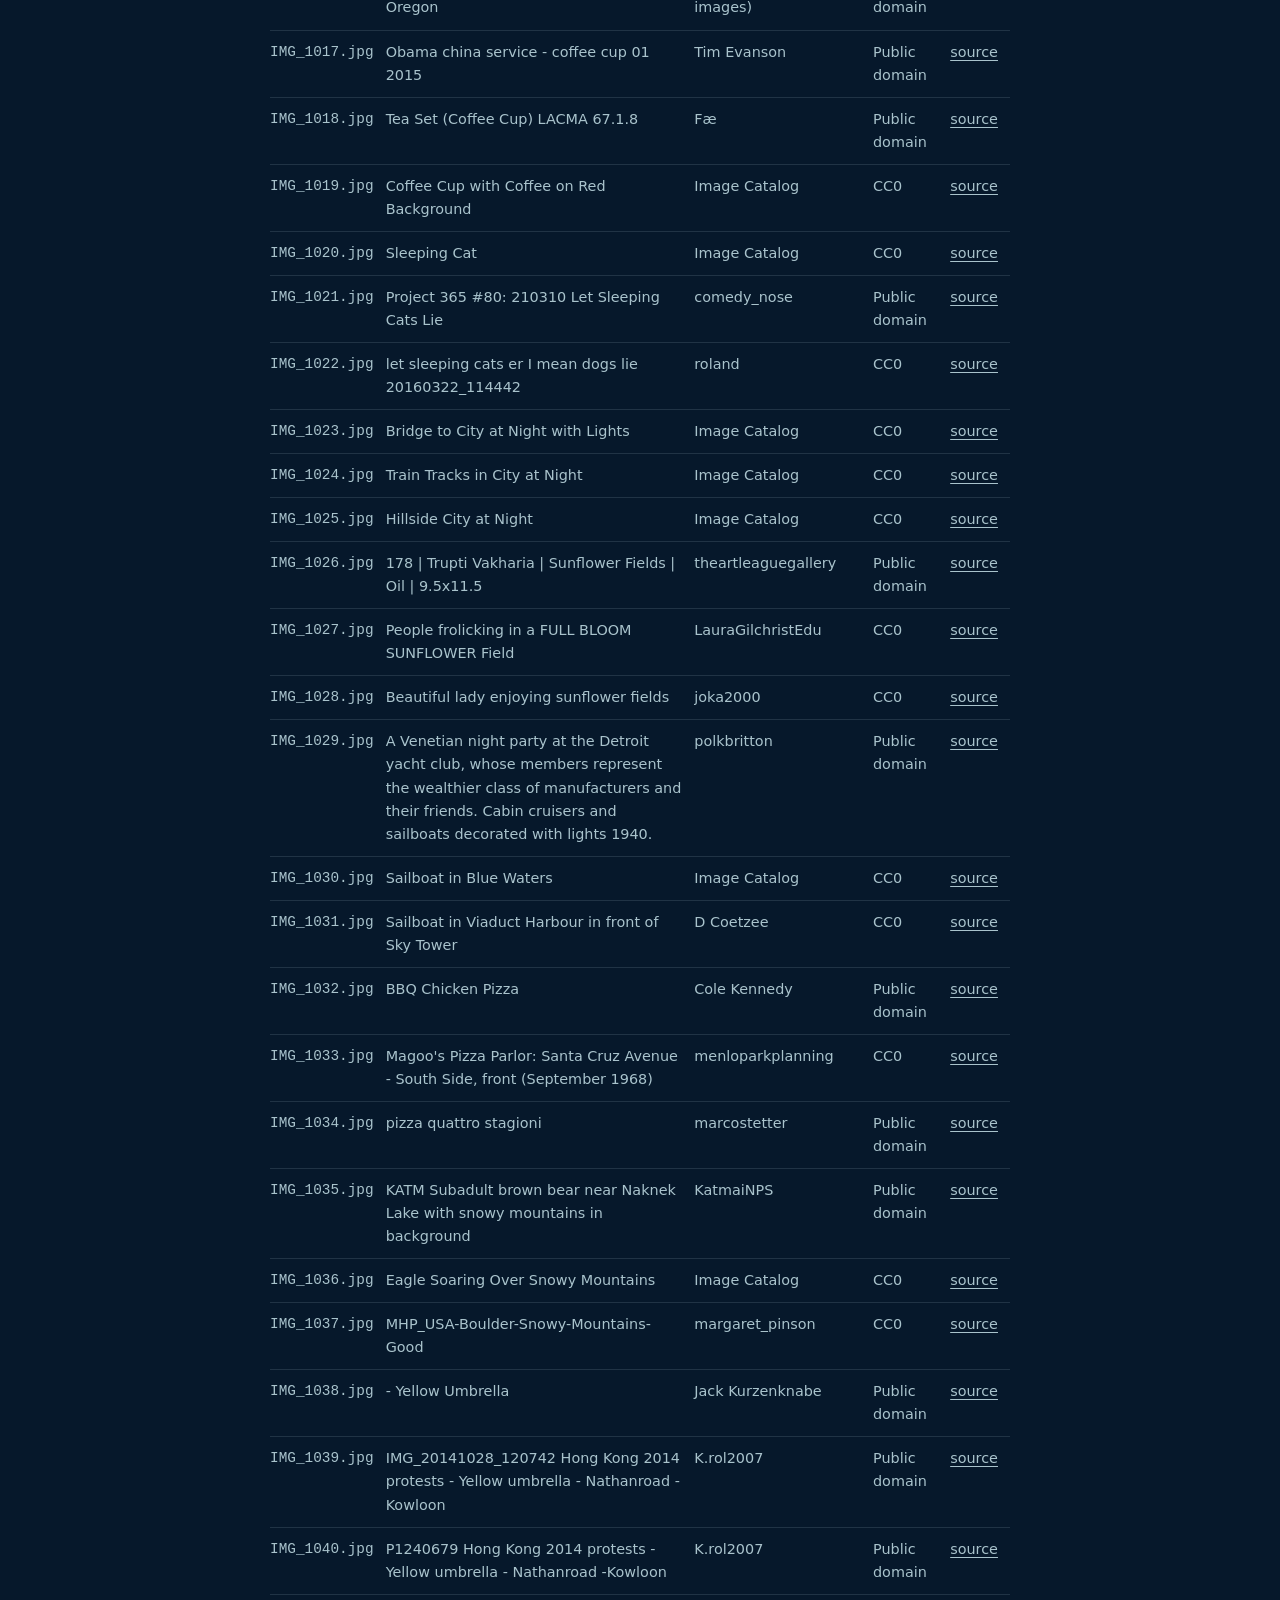
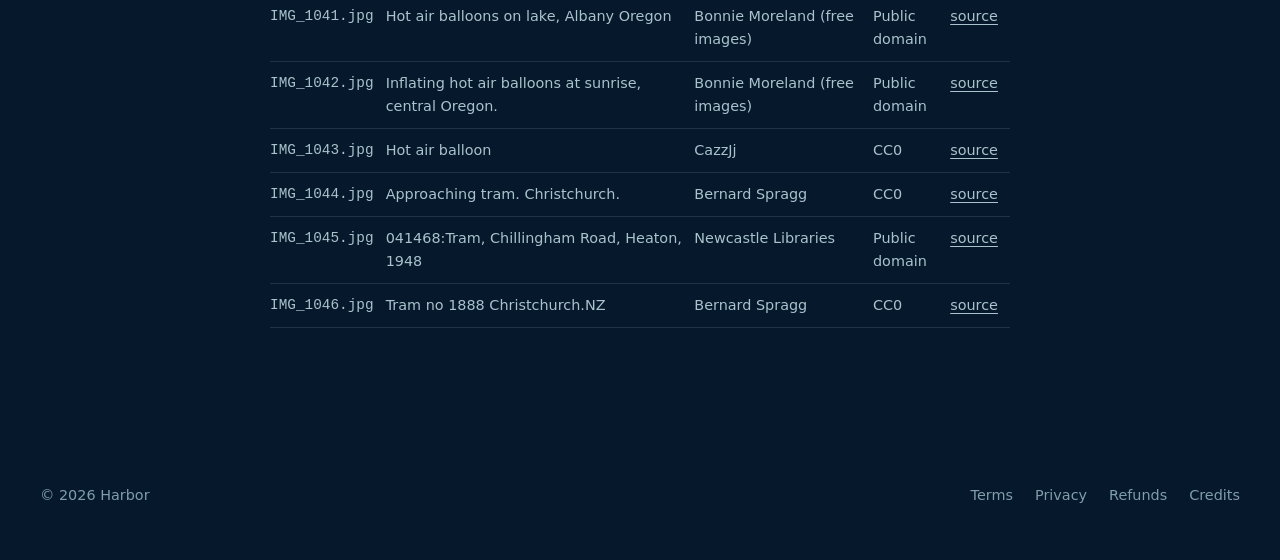
<file: docs/credits.html>
<!doctype html>
<html lang="en">
<head>
<meta charset="utf-8">
<meta name="viewport" content="width=device-width, initial-scale=1">
<title>Credits · Harbor</title>
<meta name="theme-color" content="#06182b">
<link rel="icon" href="img/icon.png">
<link rel="stylesheet" href="style.css">
</head>
<body>
<header class="nav solid"><div class="wrap"><a class="brand" href="index.html"><img src="img/icon.png" alt="">Harbor</a><nav class="links" aria-label="Main"><a href="index.html#pricing">Pricing</a><a class="btn lamp small" href="https://github.com/bsbbera/harbor-releases/releases/latest">Download</a></nav></div></header>
<main class="wrap legal">
<h1>Credits</h1>
<p class="updated">Last updated 18 November 2026</p>
<p>The photos in the search demo are public domain or CC0, found through <a href="https://openverse.org">Openverse</a>. No credit is required, but here they are. Results shown on the home page are Harbor's own ranking of these files.</p>
<h2>Fonts</h2><p>Archivo by Omnibus-Type, under the SIL Open Font License, served from this site.</p>
<h2>Photos</h2>
<table><thead><tr><th>File</th><th>Title</th><th>By</th><th>Licence</th><th></th></tr></thead><tbody><tr><td class="mono">IMG_1001.jpg</td><td>Dog Day Beach</td><td>cogdogblog</td><td>CC0</td><td><a href="https://www.flickr.com/photos/37996646802@N01/51349359113">source</a></td></tr><tr><td class="mono">IMG_1002.jpg</td><td>Red Car on Curved Road</td><td>Image Catalog</td><td>CC0</td><td><a href="https://www.flickr.com/photos/132795455@N08/22798009920">source</a></td></tr><tr><td class="mono">IMG_1003.jpg</td><td>Little red car</td><td>estepa.andrea</td><td>CC0</td><td><a href="https://www.flickr.com/photos/135584606@N08/22453998786">source</a></td></tr><tr><td class="mono">IMG_1004.jpg</td><td>Red car recharging battery</td><td>D Coetzee</td><td>CC0</td><td><a href="https://www.flickr.com/photos/29507259@N02/3618349777">source</a></td></tr><tr><td class="mono">IMG_1005.jpg</td><td>Adirondack Mountains - Whiteface Mountain - Lake Placid - New York -</td><td>Onasill - Bill Badzo - 149 Million Views - Thank Y</td><td>Public domain</td><td><a href="https://www.flickr.com/photos/7156765@N05/51461034500">source</a></td></tr><tr><td class="mono">IMG_1006.jpg</td><td>seven mountain lake 1</td><td>amet_tea</td><td>CC0</td><td><a href="https://www.flickr.com/photos/36485480@N02/14254215750">source</a></td></tr><tr><td class="mono">IMG_1007.jpg</td><td>20190728-FS-PAF NF-RD-Mountain Lake Cutthroat-01_IMG_43210</td><td>Intermountain Region US Forest Service</td><td>Public domain</td><td><a href="https://www.flickr.com/photos/107640324@N05/48953739072">source</a></td></tr><tr><td class="mono">IMG_1008.jpg</td><td>Birthday cake</td><td>BillKasman</td><td>CC0</td><td><a href="https://www.flickr.com/photos/135996425@N04/27628905975">source</a></td></tr><tr><td class="mono">IMG_1009.jpg</td><td>Happy Birthday candles on a Oreo birthday cake</td><td>joncutrer</td><td>CC0</td><td><a href="https://www.flickr.com/photos/47121680@N00/52165655612">source</a></td></tr><tr><td class="mono">IMG_1010.jpg</td><td>Army Birthday Cake at POM Dining Facility</td><td>Presidio of Monterey: DLIFLC &amp; USAG</td><td>Public domain</td><td><a href="https://www.flickr.com/photos/38345529@N05/34534819503">source</a></td></tr><tr><td class="mono">IMG_1011.jpg</td><td>&#x27;This one runs on fat &amp; saves you money&#x27; by Peter Drew of Adelaide</td><td>carltonreid</td><td>CC0</td><td><a href="https://www.flickr.com/photos/80494743@N00/4646637491">source</a></td></tr><tr><td class="mono">IMG_1012.jpg</td><td>Vintage cars in Main Street, Tully</td><td>Queensland State Archives</td><td>Public domain</td><td><a href="https://www.flickr.com/photos/60455048@N02/39935490424">source</a></td></tr><tr><td class="mono">IMG_1013.jpg</td><td>A picture of bicycle city - a bike for transporting a bunch of young kids or children through thew streets of the city; photo urban photography Fons Heijnsbroek, 2013</td><td>Amsterdam free photos &amp; pictures of the Dutch city</td><td>CC0</td><td><a href="https://www.flickr.com/photos/104736837@N03/11208377773">source</a></td></tr><tr><td class="mono">IMG_1014.jpg</td><td>Scoglietto Lighthouse</td><td>Salvatore Gerace</td><td>Public domain</td><td><a href="https://www.flickr.com/photos/45215772@N02/20524659122">source</a></td></tr><tr><td class="mono">IMG_1015.jpg</td><td>Grassy Hill Lighthouse, Cooktown, c 1966</td><td>Queensland State Archives</td><td>Public domain</td><td><a href="https://www.flickr.com/photos/60455048@N02/35759252921">source</a></td></tr><tr><td class="mono">IMG_1016.jpg</td><td>Yaquina Head Lighthouse, Newport, Oregon</td><td>Bonnie Moreland (free images)</td><td>Public domain</td><td><a href="https://www.flickr.com/photos/66741228@N05/48638250232">source</a></td></tr><tr><td class="mono">IMG_1017.jpg</td><td>Obama china service - coffee cup 01 2015</td><td>Tim Evanson</td><td>Public domain</td><td><a href="https://www.flickr.com/photos/23165290@N00/17137111279">source</a></td></tr><tr><td class="mono">IMG_1018.jpg</td><td>Tea Set (Coffee Cup) LACMA 67.1.8</td><td>Fæ</td><td>Public domain</td><td><a href="https://www.flickr.com/photos/50398299@N08/16258842100">source</a></td></tr><tr><td class="mono">IMG_1019.jpg</td><td>Coffee Cup with Coffee on Red Background</td><td>Image Catalog</td><td>CC0</td><td><a href="https://www.flickr.com/photos/132795455@N08/17625638243">source</a></td></tr><tr><td class="mono">IMG_1020.jpg</td><td>Sleeping Cat</td><td>Image Catalog</td><td>CC0</td><td><a href="https://www.flickr.com/photos/132795455@N08/17817575626">source</a></td></tr><tr><td class="mono">IMG_1021.jpg</td><td>Project 365 #80: 210310 Let Sleeping Cats Lie</td><td>comedy_nose</td><td>Public domain</td><td><a href="https://www.flickr.com/photos/23408922@N07/4451367390">source</a></td></tr><tr><td class="mono">IMG_1022.jpg</td><td>let sleeping cats er I mean dogs lie 20160322_114442</td><td>roland</td><td>CC0</td><td><a href="https://www.flickr.com/photos/35034347371@N01/25965199936">source</a></td></tr><tr><td class="mono">IMG_1023.jpg</td><td>Bridge to City at Night with Lights</td><td>Image Catalog</td><td>CC0</td><td><a href="https://www.flickr.com/photos/132795455@N08/18219838406">source</a></td></tr><tr><td class="mono">IMG_1024.jpg</td><td>Train Tracks in City at Night</td><td>Image Catalog</td><td>CC0</td><td><a href="https://www.flickr.com/photos/132795455@N08/18435473413">source</a></td></tr><tr><td class="mono">IMG_1025.jpg</td><td>Hillside City at Night</td><td>Image Catalog</td><td>CC0</td><td><a href="https://www.flickr.com/photos/132795455@N08/21913255280">source</a></td></tr><tr><td class="mono">IMG_1026.jpg</td><td>178 | Trupti Vakharia | Sunflower Fields | Oil | 9.5x11.5</td><td>theartleaguegallery</td><td>Public domain</td><td><a href="https://www.flickr.com/photos/23730371@N05/49494690837">source</a></td></tr><tr><td class="mono">IMG_1027.jpg</td><td>People frolicking in a FULL BLOOM SUNFLOWER Field</td><td>LauraGilchristEdu</td><td>CC0</td><td><a href="https://www.flickr.com/photos/76060406@N07/14988209099">source</a></td></tr><tr><td class="mono">IMG_1028.jpg</td><td>Beautiful lady enjoying sunflower fields</td><td>joka2000</td><td>CC0</td><td><a href="https://www.flickr.com/photos/77585122@N00/55457917697">source</a></td></tr><tr><td class="mono">IMG_1029.jpg</td><td>A Venetian night party at the Detroit yacht club, whose members represent the wealthier class of manufacturers and their friends. Cabin cruisers and sailboats decorated with lights 1940.</td><td>polkbritton</td><td>Public domain</td><td><a href="https://www.flickr.com/photos/157979053@N04/42725443871">source</a></td></tr><tr><td class="mono">IMG_1030.jpg</td><td>Sailboat in Blue Waters</td><td>Image Catalog</td><td>CC0</td><td><a href="https://www.flickr.com/photos/132795455@N08/22487118330">source</a></td></tr><tr><td class="mono">IMG_1031.jpg</td><td>Sailboat in Viaduct Harbour in front of Sky Tower</td><td>D Coetzee</td><td>CC0</td><td><a href="https://www.flickr.com/photos/29507259@N02/7423076202">source</a></td></tr><tr><td class="mono">IMG_1032.jpg</td><td>BBQ Chicken Pizza</td><td>Cole Kennedy</td><td>Public domain</td><td><a href="https://www.flickr.com/photos/123529748@N03/18092872879">source</a></td></tr><tr><td class="mono">IMG_1033.jpg</td><td>Magoo&#x27;s Pizza Parlor: Santa Cruz Avenue - South Side, front (September 1968)</td><td>menloparkplanning</td><td>CC0</td><td><a href="https://www.flickr.com/photos/154882784@N02/35099435946">source</a></td></tr><tr><td class="mono">IMG_1034.jpg</td><td>pizza quattro stagioni</td><td>marcostetter</td><td>Public domain</td><td><a href="https://www.flickr.com/photos/149556095@N03/34870120685">source</a></td></tr><tr><td class="mono">IMG_1035.jpg</td><td>KATM Subadult brown bear near Naknek Lake with snowy mountains in background</td><td>KatmaiNPS</td><td>Public domain</td><td><a href="https://www.flickr.com/photos/99350217@N03/28611722798">source</a></td></tr><tr><td class="mono">IMG_1036.jpg</td><td>Eagle Soaring Over Snowy Mountains</td><td>Image Catalog</td><td>CC0</td><td><a href="https://www.flickr.com/photos/132795455@N08/18205164895">source</a></td></tr><tr><td class="mono">IMG_1037.jpg</td><td>MHP_USA-Boulder-Snowy-Mountains-Good</td><td>margaret_pinson</td><td>CC0</td><td><a href="https://www.flickr.com/photos/132031831@N02/17837286624">source</a></td></tr><tr><td class="mono">IMG_1038.jpg</td><td>- Yellow Umbrella</td><td>Jack Kurzenknabe</td><td>Public domain</td><td><a href="https://www.flickr.com/photos/7943054@N08/4804208623">source</a></td></tr><tr><td class="mono">IMG_1039.jpg</td><td>IMG_20141028_120742 Hong Kong 2014 protests - Yellow umbrella - Nathanroad -Kowloon</td><td>K.rol2007</td><td>Public domain</td><td><a href="https://www.flickr.com/photos/21086912@N06/15044779544">source</a></td></tr><tr><td class="mono">IMG_1040.jpg</td><td>P1240679 Hong Kong 2014 protests - Yellow umbrella - Nathanroad -Kowloon</td><td>K.rol2007</td><td>Public domain</td><td><a href="https://www.flickr.com/photos/21086912@N06/16208605977">source</a></td></tr><tr><td class="mono">IMG_1041.jpg</td><td>Hot air balloons on lake, Albany Oregon</td><td>Bonnie Moreland (free images)</td><td>Public domain</td><td><a href="https://www.flickr.com/photos/66741228@N05/43354924905">source</a></td></tr><tr><td class="mono">IMG_1042.jpg</td><td>Inflating hot air balloons at sunrise, central Oregon.</td><td>Bonnie Moreland (free images)</td><td>Public domain</td><td><a href="https://www.flickr.com/photos/66741228@N05/51489651141">source</a></td></tr><tr><td class="mono">IMG_1043.jpg</td><td>Hot air balloon</td><td>CazzJj</td><td>CC0</td><td><a href="https://www.flickr.com/photos/64249609@N08/7523727438">source</a></td></tr><tr><td class="mono">IMG_1044.jpg</td><td>Approaching tram. Christchurch.</td><td>Bernard Spragg</td><td>CC0</td><td><a href="https://www.flickr.com/photos/88123769@N02/14515041221">source</a></td></tr><tr><td class="mono">IMG_1045.jpg</td><td>041468:Tram, Chillingham Road, Heaton, 1948</td><td>Newcastle Libraries</td><td>Public domain</td><td><a href="https://www.flickr.com/photos/39821974@N06/4081489992">source</a></td></tr><tr><td class="mono">IMG_1046.jpg</td><td>Tram no 1888 Christchurch.NZ</td><td>Bernard Spragg</td><td>CC0</td><td><a href="https://www.flickr.com/photos/88123769@N02/39281625300">source</a></td></tr></tbody></table>
</main>
<footer><div class="wrap"><span>© 2026 Harbor</span><nav aria-label="Legal"><a href="terms.html">Terms</a><a href="privacy.html">Privacy</a><a href="refunds.html">Refunds</a><a href="credits.html">Credits</a></nav></div></footer>
</body>
</html>
</file>
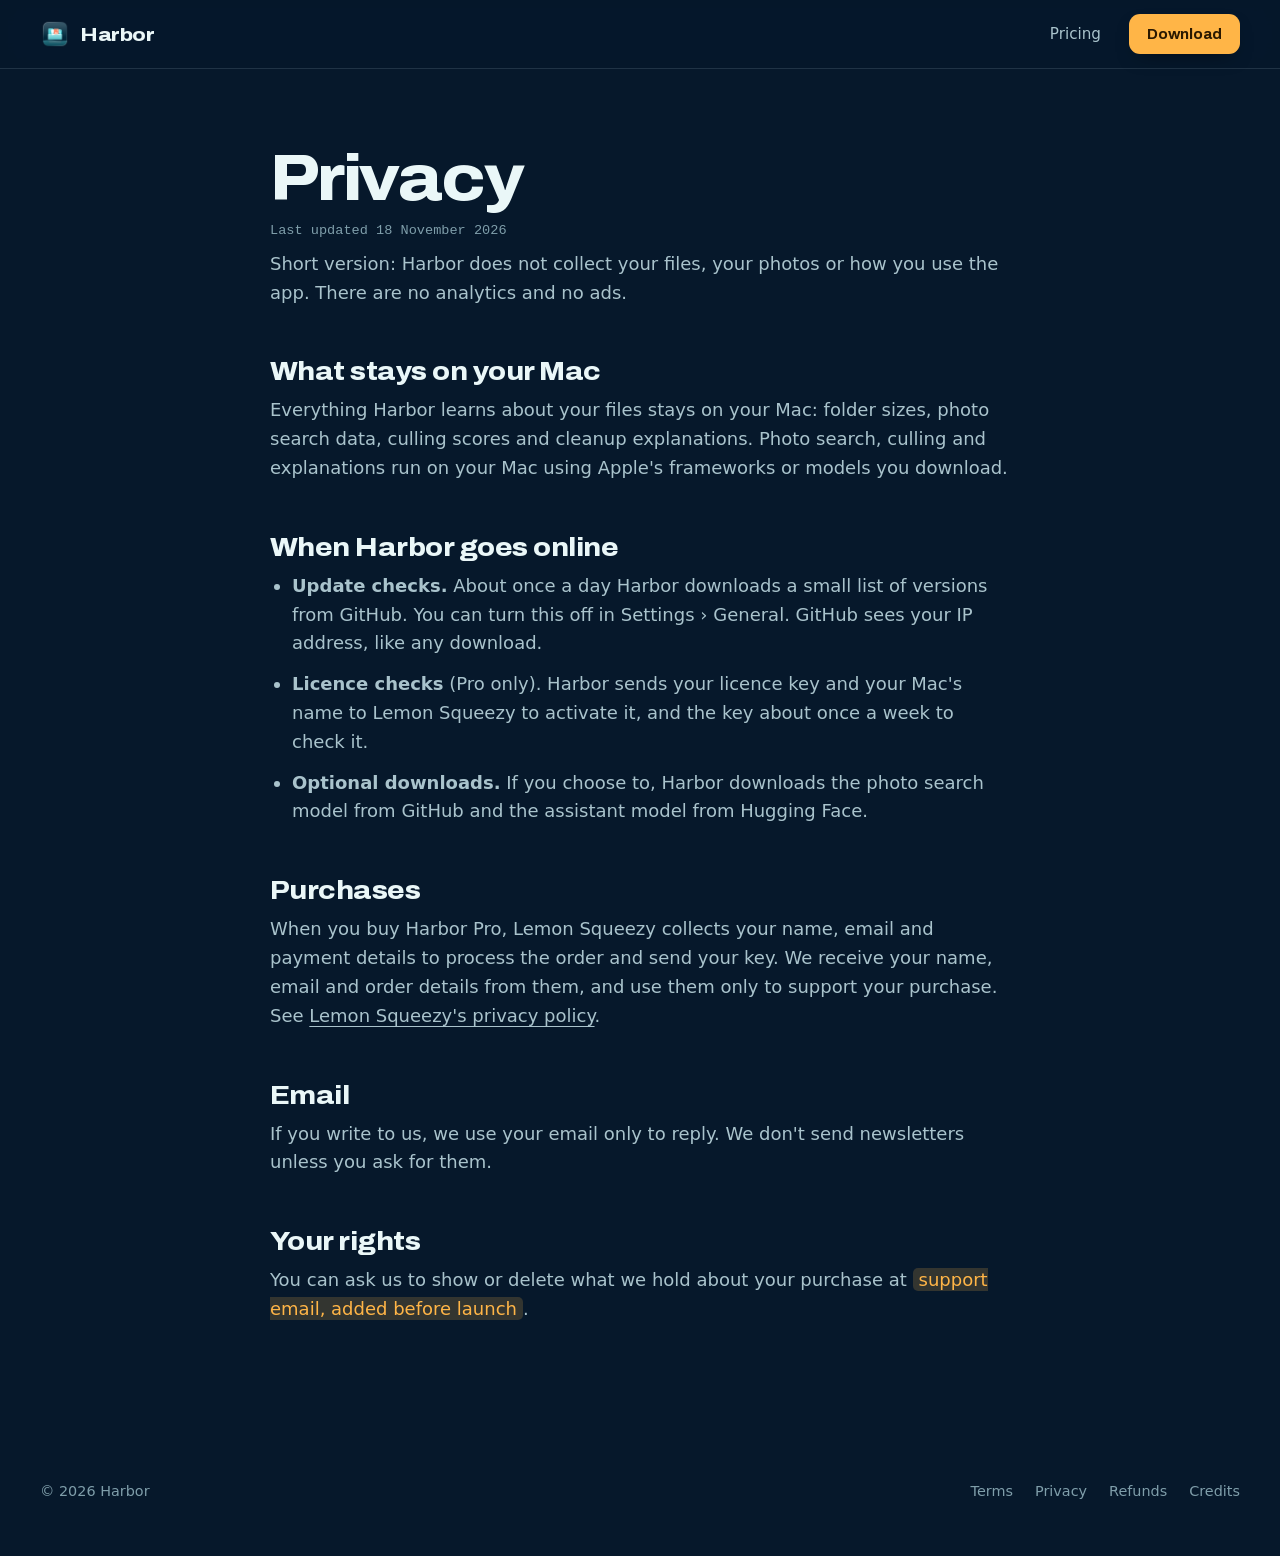
<file: docs/privacy.html>
<!doctype html>
<html lang="en">
<head>
<meta charset="utf-8">
<meta name="viewport" content="width=device-width, initial-scale=1">
<title>Privacy · Harbor</title>
<meta name="theme-color" content="#06182b">
<link rel="icon" href="img/icon.png">
<link rel="stylesheet" href="style.css">
</head>
<body>
<header class="nav solid"><div class="wrap"><a class="brand" href="index.html"><img src="img/icon.png" alt="">Harbor</a><nav class="links" aria-label="Main"><a href="index.html#pricing">Pricing</a><a class="btn lamp small" href="https://github.com/bsbbera/harbor-releases/releases/latest">Download</a></nav></div></header>
<main class="wrap legal">
<h1>Privacy</h1>
<p class="updated">Last updated 18 November 2026</p>
<p>Short version: Harbor does not collect your files, your photos or how you use the app. There are no analytics and no ads.</p>
<h2>What stays on your Mac</h2>
<p>Everything Harbor learns about your files stays on your Mac: folder sizes, photo search data, culling scores and cleanup explanations. Photo search, culling and explanations run on your Mac using Apple's frameworks or models you download.</p>
<h2>When Harbor goes online</h2>
<ul>
<li><b>Update checks.</b> About once a day Harbor downloads a small list of versions from GitHub. You can turn this off in Settings › General. GitHub sees your IP address, like any download.</li>
<li><b>Licence checks</b> (Pro only). Harbor sends your licence key and your Mac's name to Lemon Squeezy to activate it, and the key about once a week to check it.</li>
<li><b>Optional downloads.</b> If you choose to, Harbor downloads the photo search model from GitHub and the assistant model from Hugging Face.</li>
</ul>
<h2>Purchases</h2>
<p>When you buy Harbor Pro, Lemon Squeezy collects your name, email and payment details to process the order and send your key. We receive your name, email and order details from them, and use them only to support your purchase. See <a href="https://www.lemonsqueezy.com/privacy">Lemon Squeezy's privacy policy</a>.</p>
<h2>Email</h2>
<p>If you write to us, we use your email only to reply. We don't send newsletters unless you ask for them.</p>
<h2>Your rights</h2>
<p>You can ask us to show or delete what we hold about your purchase at <mark>support email, added before launch</mark>.</p>
</main>
<footer><div class="wrap"><span>© 2026 Harbor</span><nav aria-label="Legal"><a href="terms.html">Terms</a><a href="privacy.html">Privacy</a><a href="refunds.html">Refunds</a><a href="credits.html">Credits</a></nav></div></footer>
</body>
</html>
</file>
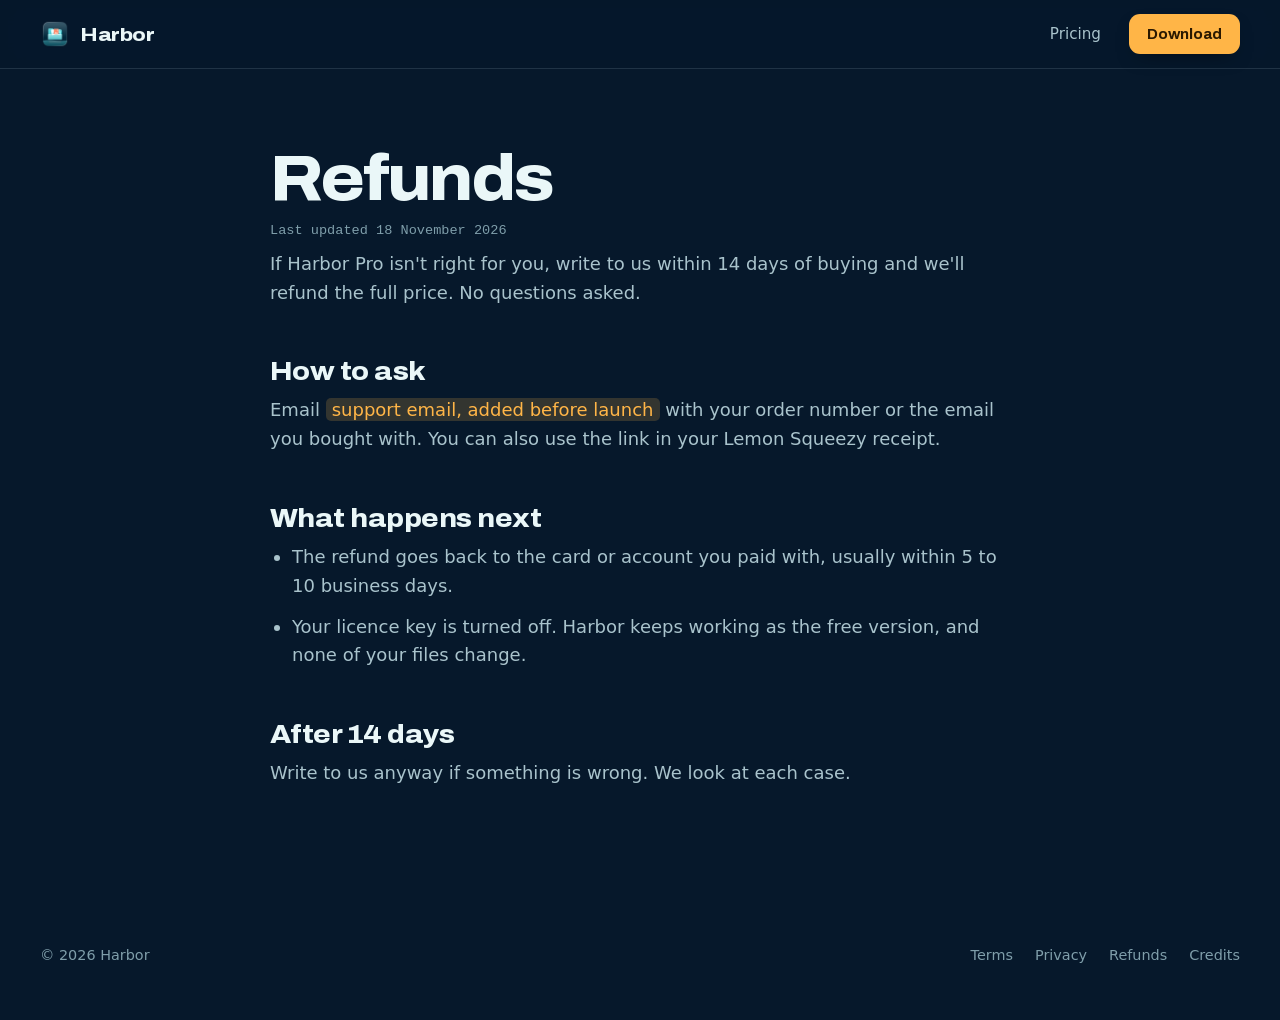
<file: docs/refunds.html>
<!doctype html>
<html lang="en">
<head>
<meta charset="utf-8">
<meta name="viewport" content="width=device-width, initial-scale=1">
<title>Refunds · Harbor</title>
<meta name="theme-color" content="#06182b">
<link rel="icon" href="img/icon.png">
<link rel="stylesheet" href="style.css">
</head>
<body>
<header class="nav solid"><div class="wrap"><a class="brand" href="index.html"><img src="img/icon.png" alt="">Harbor</a><nav class="links" aria-label="Main"><a href="index.html#pricing">Pricing</a><a class="btn lamp small" href="https://github.com/bsbbera/harbor-releases/releases/latest">Download</a></nav></div></header>
<main class="wrap legal">
<h1>Refunds</h1>
<p class="updated">Last updated 18 November 2026</p>
<p>If Harbor Pro isn't right for you, write to us within 14 days of buying and we'll refund the full price. No questions asked.</p>
<h2>How to ask</h2>
<p>Email <mark>support email, added before launch</mark> with your order number or the email you bought with. You can also use the link in your Lemon Squeezy receipt.</p>
<h2>What happens next</h2>
<ul>
<li>The refund goes back to the card or account you paid with, usually within 5 to 10 business days.</li>
<li>Your licence key is turned off. Harbor keeps working as the free version, and none of your files change.</li>
</ul>
<h2>After 14 days</h2>
<p>Write to us anyway if something is wrong. We look at each case.</p>
</main>
<footer><div class="wrap"><span>© 2026 Harbor</span><nav aria-label="Legal"><a href="terms.html">Terms</a><a href="privacy.html">Privacy</a><a href="refunds.html">Refunds</a><a href="credits.html">Credits</a></nav></div></footer>
</body>
</html>
</file>
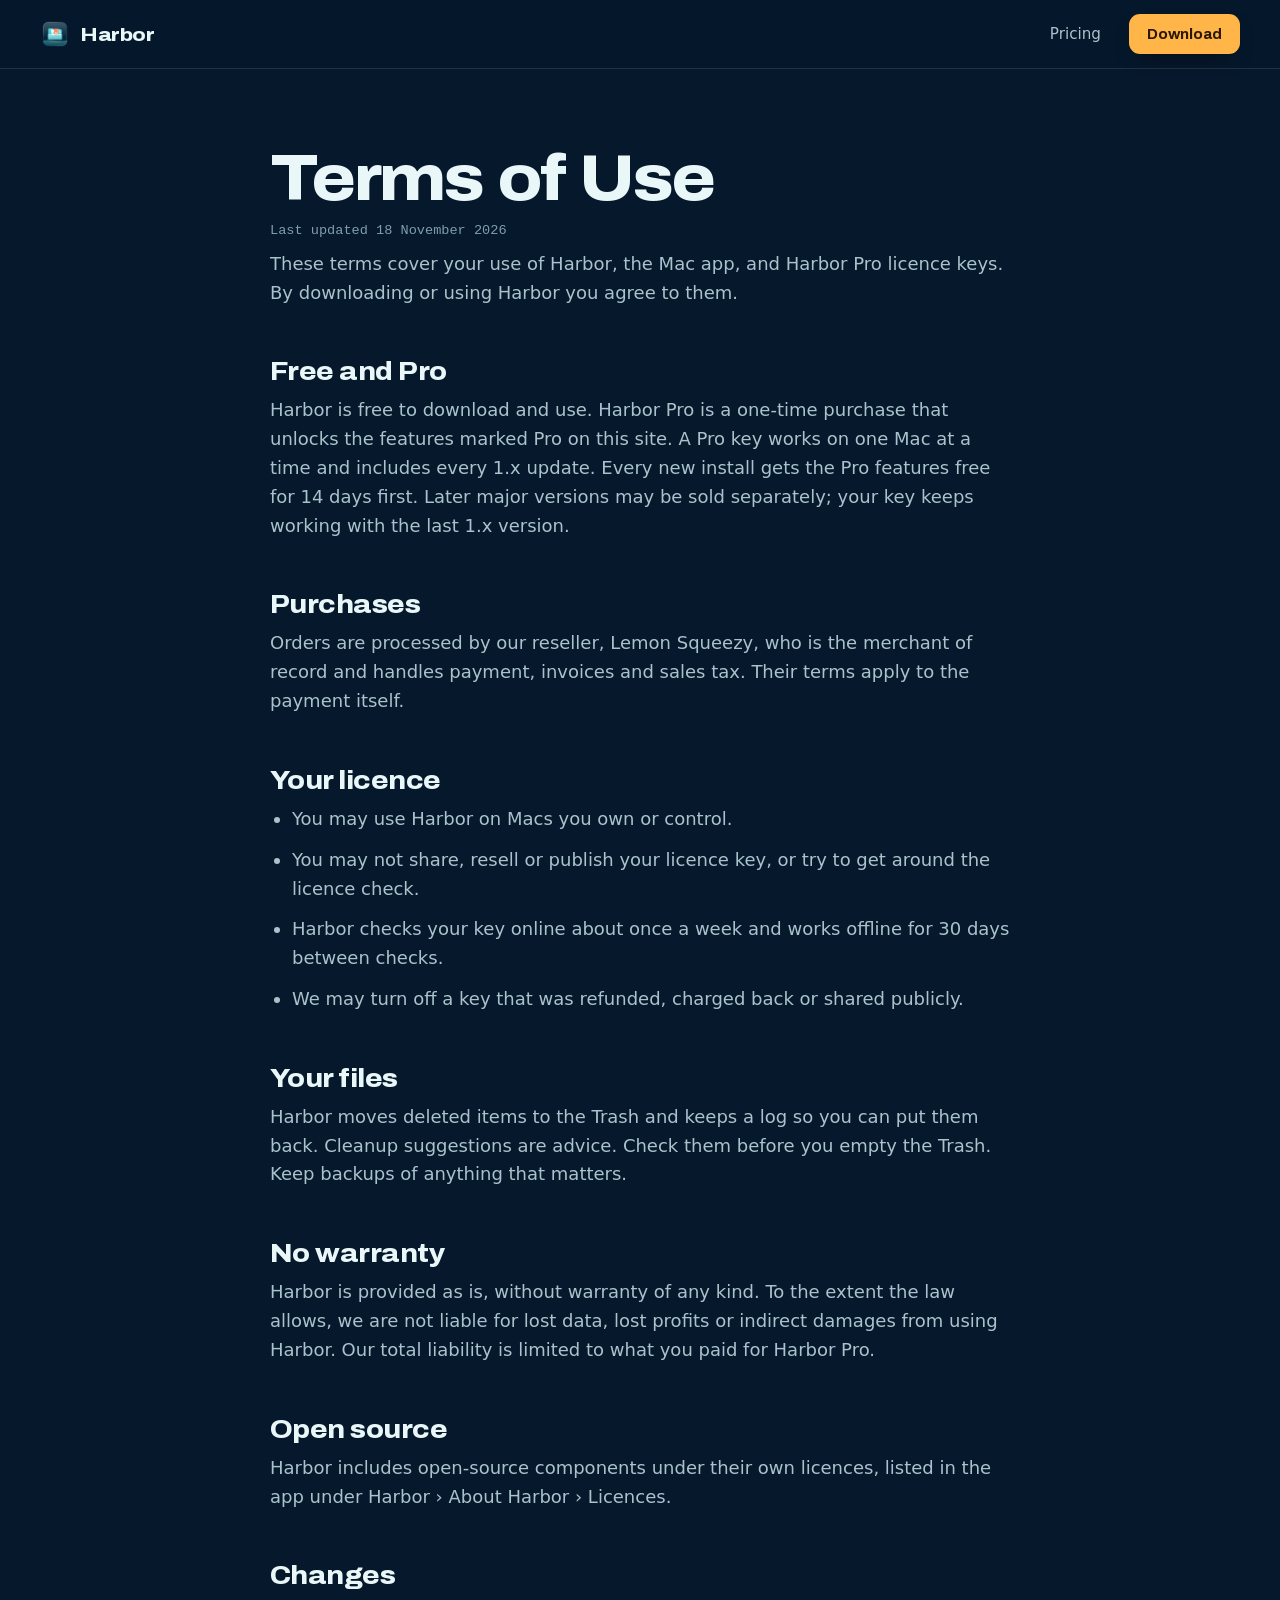
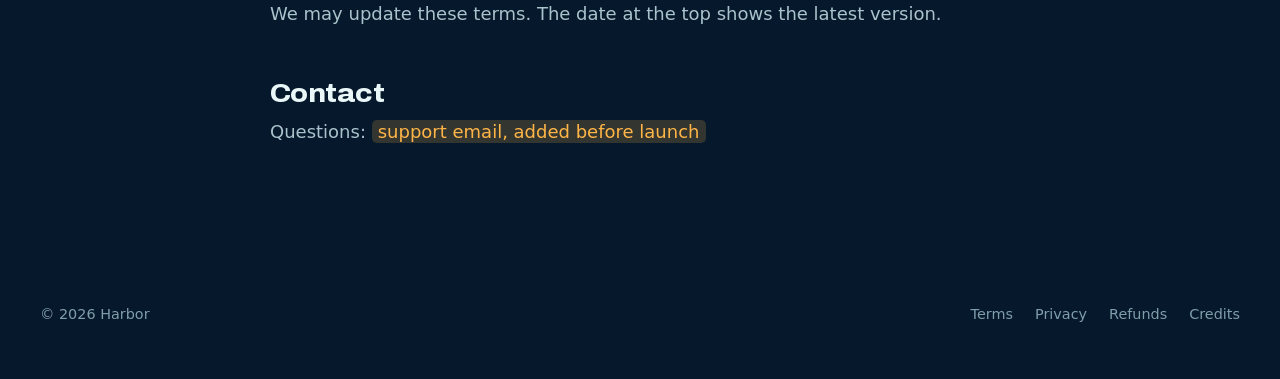
<file: docs/terms.html>
<!doctype html>
<html lang="en">
<head>
<meta charset="utf-8">
<meta name="viewport" content="width=device-width, initial-scale=1">
<title>Terms of Use · Harbor</title>
<meta name="theme-color" content="#06182b">
<link rel="icon" href="img/icon.png">
<link rel="stylesheet" href="style.css">
</head>
<body>
<header class="nav solid"><div class="wrap"><a class="brand" href="index.html"><img src="img/icon.png" alt="">Harbor</a><nav class="links" aria-label="Main"><a href="index.html#pricing">Pricing</a><a class="btn lamp small" href="https://github.com/bsbbera/harbor-releases/releases/latest">Download</a></nav></div></header>
<main class="wrap legal">
<h1>Terms of Use</h1>
<p class="updated">Last updated 18 November 2026</p>
<p>These terms cover your use of Harbor, the Mac app, and Harbor Pro licence keys. By downloading or using Harbor you agree to them.</p>
<h2>Free and Pro</h2>
<p>Harbor is free to download and use. Harbor Pro is a one-time purchase that unlocks the features marked Pro on this site. A Pro key works on one Mac at a time and includes every 1.x update. Every new install gets the Pro features free for 14 days first. Later major versions may be sold separately; your key keeps working with the last 1.x version.</p>
<h2>Purchases</h2>
<p>Orders are processed by our reseller, Lemon Squeezy, who is the merchant of record and handles payment, invoices and sales tax. Their terms apply to the payment itself.</p>
<h2>Your licence</h2>
<ul>
<li>You may use Harbor on Macs you own or control.</li>
<li>You may not share, resell or publish your licence key, or try to get around the licence check.</li>
<li>Harbor checks your key online about once a week and works offline for 30 days between checks.</li>
<li>We may turn off a key that was refunded, charged back or shared publicly.</li>
</ul>
<h2>Your files</h2>
<p>Harbor moves deleted items to the Trash and keeps a log so you can put them back. Cleanup suggestions are advice. Check them before you empty the Trash. Keep backups of anything that matters.</p>
<h2>No warranty</h2>
<p>Harbor is provided as is, without warranty of any kind. To the extent the law allows, we are not liable for lost data, lost profits or indirect damages from using Harbor. Our total liability is limited to what you paid for Harbor Pro.</p>
<h2>Open source</h2>
<p>Harbor includes open-source components under their own licences, listed in the app under Harbor › About Harbor › Licences.</p>
<h2>Changes</h2>
<p>We may update these terms. The date at the top shows the latest version.</p>
<h2>Contact</h2>
<p>Questions: <mark>support email, added before launch</mark></p>
</main>
<footer><div class="wrap"><span>© 2026 Harbor</span><nav aria-label="Legal"><a href="terms.html">Terms</a><a href="privacy.html">Privacy</a><a href="refunds.html">Refunds</a><a href="credits.html">Credits</a></nav></div></footer>
</body>
</html>
</file>
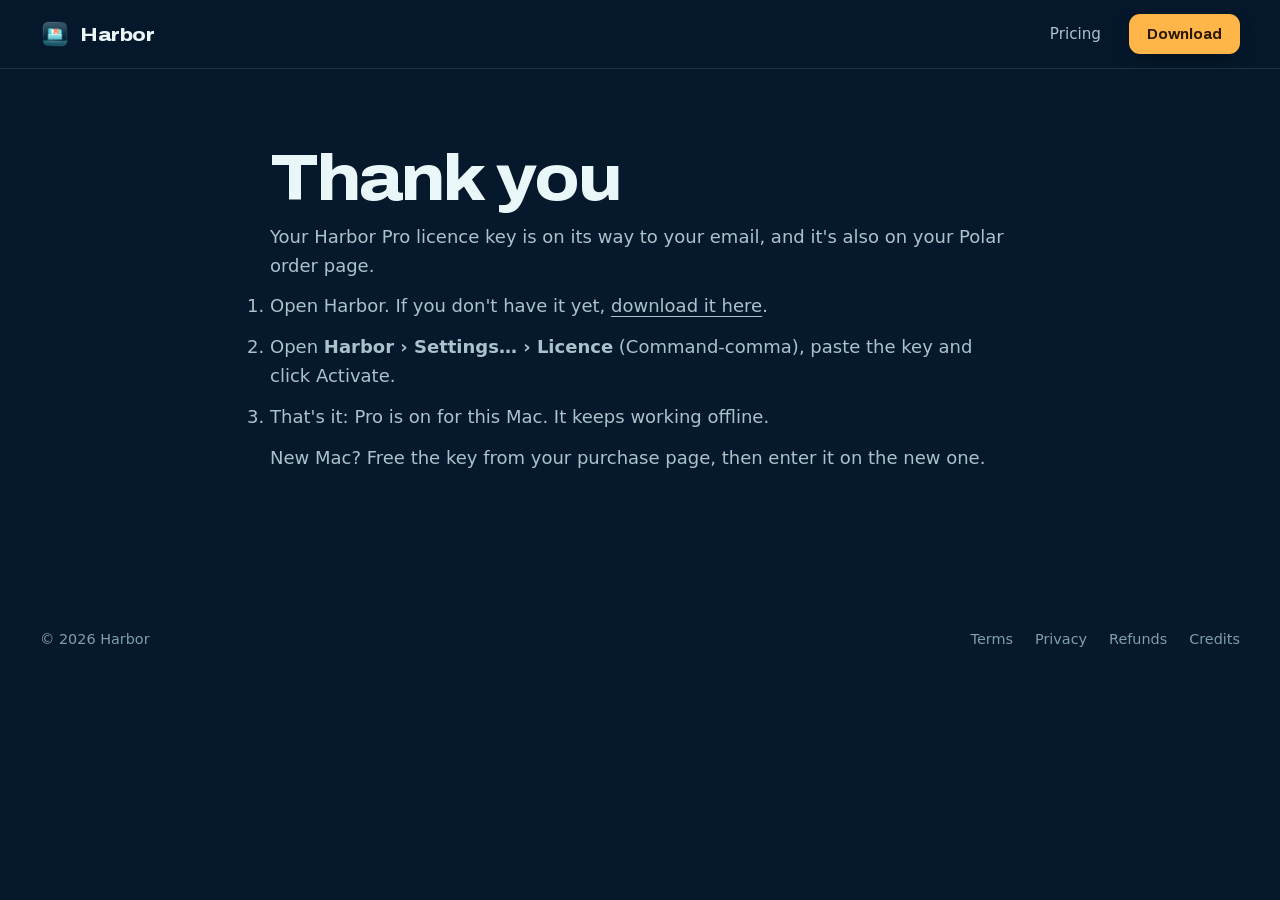
<file: docs/thanks.html>
<!doctype html>
<html lang="en">
<head>
<meta charset="utf-8">
<meta name="viewport" content="width=device-width, initial-scale=1">
<title>Thank you · Harbor</title>
<meta name="theme-color" content="#06182b">
<link rel="icon" href="img/icon.png">
<link rel="stylesheet" href="style.css">
</head>
<body>
<header class="nav solid"><div class="wrap"><a class="brand" href="index.html"><img src="img/icon.png" alt="">Harbor</a><nav class="links" aria-label="Main"><a href="index.html#pricing">Pricing</a><a class="btn lamp small" href="https://github.com/bsbbera/harbor-releases/releases/latest">Download</a></nav></div></header>
<main class="wrap legal">
<h1>Thank you</h1>
<p>Your Harbor Pro licence key is on its way to your email, and it's also on your Polar order page.</p>
<ol>
<li>Open Harbor. If you don't have it yet, <a href="https://github.com/bsbbera/harbor-releases/releases/latest">download it here</a>.</li>
<li>Open <b>Harbor › Settings… › Licence</b> (Command-comma), paste the key and click Activate.</li>
<li>That's it: Pro is on for this Mac. It keeps working offline.</li>
</ol>
<p>New Mac? Free the key from your purchase page, then enter it on the new one.</p>
</main>
<footer><div class="wrap"><span>© 2026 Harbor</span><nav aria-label="Legal"><a href="terms.html">Terms</a><a href="privacy.html">Privacy</a><a href="refunds.html">Refunds</a><a href="credits.html">Credits</a></nav></div></footer>
</body>
</html>
</file>
<file: docs/style.css>
@font-face { font-family: "Archivo"; src: url(fonts/archivo.woff2) format("woff2"); font-weight: 100 900; font-stretch: 62% 125%; font-display: swap; }

:root {
  /* 60: night water */
  --navy: #06182b; --navy-2: #0a2238; --navy-3: #10304a;
  /* 30: sea glass */
  --glass: #5ce1e6; --glass-ink: #0a3b45;
  /* 10: harbour lamp */
  --lamp: #ffb547; --lamp-ink: #2a1800;
  --coral: #ff8a6b;
  --foam: #eaf7f8; --mist: #a9c3cc; --dim: #7f9eaa;
  --rule: rgba(169, 195, 204, .16);
  --display: "Archivo", system-ui, sans-serif;
  --body: -apple-system, BlinkMacSystemFont, "SF Pro Text", system-ui, sans-serif;
  --mono: ui-monospace, "SF Mono", Menlo, monospace;
  --ease: cubic-bezier(.16, 1, .3, 1);
  --wrap: 1200px;
  color-scheme: dark;
}
* { box-sizing: border-box; margin: 0; padding: 0; }
html { scroll-behavior: smooth; scrollbar-color: var(--navy-3) var(--navy); }
body { background: var(--navy); color: var(--foam); font: 18px/1.6 var(--body); -webkit-font-smoothing: antialiased; overflow-x: hidden; }
::selection { background: var(--lamp); color: var(--lamp-ink); }
a { color: inherit; text-underline-offset: .2em; }
img { display: block; max-width: 100%; height: auto; }
:focus-visible { outline: 2px solid var(--lamp); outline-offset: 3px; border-radius: 6px; }
.wrap { width: min(var(--wrap), 100% - 48px); margin-inline: auto; }

/* type */
.display, h1, h2 { font-family: var(--display); font-stretch: 112%; font-weight: 800; letter-spacing: -.035em; line-height: .98; text-wrap: balance; }
h1 { font-size: clamp(3rem, 7.6vw, 6rem); }
h2 { font-size: clamp(2.4rem, 5.2vw, 4.4rem); }
h3 { font: 700 1.25rem/1.25 var(--display); font-stretch: 108%; letter-spacing: -.01em; }
.lede { font-size: clamp(1.1rem, 1.6vw, 1.35rem); color: var(--mist); max-width: 34em; text-wrap: pretty; }
p { text-wrap: pretty; }
.mono { font-family: var(--mono); }
kbd { display: inline-flex; align-items: center; justify-content: center; min-width: 2em; height: 1.7em; padding: 0 .5em; border-radius: 7px; background: var(--navy-3); color: var(--foam); font: 500 .8em var(--mono); box-shadow: 0 1px 2px rgba(0, 0, 0, .45), inset 0 0 0 1px rgba(255, 255, 255, .06); vertical-align: .08em; }

/* nav */
.nav { position: sticky; top: 0; z-index: 20; transition: background .3s, box-shadow .3s; }
.nav.solid { background: rgba(6, 24, 43, .9); box-shadow: 0 1px 0 var(--rule); backdrop-filter: saturate(140%) blur(12px); }
.nav .wrap { display: flex; align-items: center; height: 68px; gap: 32px; }
.brand { display: flex; align-items: center; gap: 10px; font: 800 1.2rem var(--display); font-stretch: 112%; letter-spacing: -.02em; text-decoration: none; }
.brand img { width: 30px; height: 30px; }
.nav .links { display: flex; align-items: center; gap: 28px; margin-left: auto; font-size: .95rem; color: var(--mist); }
.nav .links a { text-decoration: none; transition: color .2s; }
.nav .links a:not(.btn):hover { color: var(--foam); }

/* buttons */
.btn { display: inline-flex; align-items: center; gap: 10px; height: 54px; padding: 0 28px; border-radius: 14px; font: 700 1.02rem var(--display); font-stretch: 108%; text-decoration: none; border: 0; cursor: pointer; transition: transform .35s var(--ease), box-shadow .35s var(--ease), background .2s; }
.btn:active { transform: scale(.97); }
.btn svg { width: 19px; height: 19px; }
.btn.lamp { background: var(--lamp); color: var(--lamp-ink); box-shadow: 0 8px 20px -10px rgba(0, 0, 0, .6); }
.btn.lamp:hover { transform: translateY(-2px); box-shadow: 0 14px 26px -12px rgba(0, 0, 0, .7); color: var(--lamp-ink); }
.btn.line { background: transparent; color: var(--foam); box-shadow: inset 0 0 0 1.5px var(--rule); }
.btn.line:hover { box-shadow: inset 0 0 0 1.5px var(--glass); }
.btn.small { height: 40px; padding: 0 18px; border-radius: 11px; font-size: .9rem; }
.textlink { color: var(--glass); font-weight: 600; text-decoration: none; }
.textlink:hover { text-decoration: underline; }

/* hero */
.hero { padding: clamp(56px, 9vw, 120px) 0 0; }
.hero h1 span { color: var(--glass); }
.hero .lede { margin-top: 28px; }
.actions { display: flex; flex-wrap: wrap; align-items: center; gap: 14px 24px; margin-top: 40px; }
.meta { margin-top: 18px; font-size: .9rem; color: var(--dim); }
.address { display: flex; align-items: center; gap: 12px; margin-top: 56px; max-width: 640px; height: 52px; padding: 0 18px; border-radius: 13px; background: var(--navy-2); box-shadow: inset 0 0 0 1px var(--rule); font: 500 1rem var(--mono); color: var(--foam); }
.address .chev { color: var(--dim); }
.address .typed { white-space: nowrap; overflow: hidden; }
.address .caret { width: 2px; height: 22px; background: var(--lamp); animation: blink 1.05s steps(1) infinite; }
.address .hint { margin-left: auto; font-size: .78rem; color: var(--dim); white-space: nowrap; }
@keyframes blink { 50% { opacity: 0; } }

.stage { position: relative; margin-top: 56px; }
.stage .shot { border-radius: 16px; overflow: hidden; box-shadow: 0 0 0 1px rgba(255, 255, 255, .08), 0 40px 80px -30px rgba(0, 0, 0, .8); }
.pin { position: absolute; display: flex; align-items: center; gap: 10px; font: 650 .85rem var(--body); color: var(--glass); white-space: nowrap; pointer-events: none; }
.pin::before { content: ""; width: 10px; height: 10px; border-radius: 50%; background: var(--glass); border: 3px solid var(--navy); outline: 1.5px solid var(--glass); flex: none; }
.pin i { display: block; height: 1.5px; background: var(--glass); width: var(--len, 60px); }
.pin b { font-weight: 600; background: var(--navy); padding: 4px 9px; border-radius: 7px; box-shadow: inset 0 0 0 1px rgba(92, 225, 230, .5); }
.pin { transform: translate(-5px, -50%); }
.pin.left { flex-direction: row-reverse; transform: translate(calc(-100% + 5px), -50%); }

/* sections */
section { padding: clamp(96px, 13vw, 168px) 0 0; }
.head { max-width: 760px; }
.head p { margin-top: 22px; color: var(--mist); font-size: 1.15rem; max-width: 36em; }

/* key translation */
.keys { margin-top: 56px; display: grid; grid-template-columns: repeat(auto-fit, minmax(170px, 1fr)); border-top: 1px solid var(--rule); }
.key { padding: 28px 24px 30px 0; border-bottom: 1px solid var(--rule); perspective: 600px; }
.key .flip { position: relative; height: 46px; transform-style: preserve-3d; transition: transform .8s var(--ease); }
.key.mac .flip { transform: rotateX(180deg); }
.key .face { position: absolute; inset: 0; display: flex; align-items: center; gap: 6px; backface-visibility: hidden; }
.key .face.back { transform: rotateX(180deg); }
.key .face kbd { height: 42px; min-width: 42px; font-size: 1rem; border-radius: 10px; }
.key .face.win kbd { background: transparent; box-shadow: inset 0 0 0 1.5px var(--rule); color: var(--mist); }
.key .face.back kbd { background: var(--lamp); color: var(--lamp-ink); box-shadow: 0 2px 4px rgba(0, 0, 0, .4); }
.key .what { margin-top: 14px; font-weight: 600; }
.key .os { font-size: .85rem; color: var(--dim); margin-top: 2px; }

.split { display: grid; grid-template-columns: 5fr 7fr; gap: clamp(40px, 6vw, 88px); align-items: center; }
.split.flip > :first-child { order: 2; }
.frame { border-radius: 14px; overflow: hidden; box-shadow: 0 0 0 1px rgba(255, 255, 255, .08), 0 30px 70px -30px rgba(0, 0, 0, .8); }
.list { margin-top: 32px; display: grid; gap: 18px; }
.list div { display: grid; grid-template-columns: 28px 1fr; gap: 4px 14px; }
.list svg { width: 22px; height: 22px; color: var(--glass); margin-top: 2px; grid-row: span 2; }
.list b { font-weight: 650; }
.list span { color: var(--mist); font-size: 1rem; }

/* search band: the 30% field */
.band { margin-top: clamp(96px, 13vw, 168px); background: var(--glass); color: var(--navy); padding: clamp(80px, 10vw, 128px) 0; }
.band + section { padding-top: clamp(96px, 13vw, 168px); }
.band h2 { color: var(--navy); }
.band .head p { color: var(--glass-ink); }
.tag { display: inline-flex; gap: 6px; align-items: center; margin-left: 12px; vertical-align: .55em; padding: 3px 8px; border-radius: 7px; font: 800 .72rem var(--display); font-stretch: 112%; letter-spacing: .06em; box-shadow: inset 0 0 0 1.5px currentColor; color: var(--glass); }
.band .tag { color: var(--navy); }
.finder { margin-top: 48px; display: flex; flex-wrap: wrap; align-items: center; gap: 14px; }
.finder label { display: flex; align-items: center; gap: 12px; flex: 1 1 420px; max-width: 560px; height: 60px; padding: 0 20px; border-radius: 15px; background: var(--navy); color: var(--foam); box-shadow: 0 18px 40px -20px rgba(6, 24, 43, .7); }
.finder svg { width: 20px; height: 20px; color: var(--lamp); flex: none; }
.finder input { flex: 1; min-width: 0; background: none; border: 0; outline: 0; color: var(--foam); font: 500 1.1rem var(--body); caret-color: var(--lamp); }
.finder input::placeholder { color: var(--dim); }
.chips { display: flex; flex-wrap: wrap; gap: 8px; }
.chips button { height: 38px; padding: 0 15px; border-radius: 10px; border: 0; cursor: pointer; background: rgba(6, 24, 43, .1); color: var(--navy); font: 600 .9rem var(--body); }
.chips button:hover { background: rgba(6, 24, 43, .18); }
.chips button[aria-pressed="true"], .chips button[aria-pressed="true"]:hover { background: var(--navy); color: var(--glass); }
.status { margin-top: 22px; min-height: 1.6em; font-size: 1rem; color: var(--glass-ink); }
.status b { color: var(--navy); }
.photos { margin-top: 18px; display: grid; grid-template-columns: repeat(auto-fill, minmax(118px, 1fr)); gap: 10px; }
.photo { position: relative; aspect-ratio: 4 / 3; border-radius: 9px; overflow: hidden; background: var(--glass-ink); transition: opacity .5s var(--ease), filter .5s var(--ease), transform .6s var(--ease), box-shadow .4s; }
.photo img { width: 100%; height: 100%; object-fit: cover; }
.photo figcaption { position: absolute; left: 6px; bottom: 6px; padding: 2px 6px; border-radius: 5px; background: rgba(6, 24, 43, .78); color: var(--foam); font: 500 .66rem var(--mono); }
.photos.searching .photo { opacity: .4; filter: grayscale(1) contrast(.8); transform: scale(.94); }
.photos.searching .photo.hit { opacity: 1; filter: none; transform: scale(1.04); outline: 3px solid var(--lamp); outline-offset: 2px; box-shadow: 0 18px 30px -14px rgba(0, 0, 0, .55); z-index: 1; }
.photo .rank { position: absolute; right: 6px; top: 6px; width: 22px; height: 22px; border-radius: 50%; display: none; place-items: center; background: var(--lamp); color: var(--lamp-ink); font: 700 .72rem var(--mono); }
.photos.searching .photo.hit .rank { display: grid; }
.proof { margin-top: 40px; display: grid; grid-template-columns: 1fr 1.6fr; gap: 32px; align-items: center; }
.proof p { color: var(--glass-ink); font-size: 1.05rem; }
.proof b { color: var(--navy); }
.proof .frame { box-shadow: 0 30px 60px -30px rgba(0, 0, 0, .6); }
.fine { margin-top: 22px; font-size: .85rem; color: var(--glass-ink); }
.fine a { color: var(--navy); }

/* cleanup verdicts */
.verdicts { display: flex; flex-wrap: wrap; gap: 8px; margin-top: 28px; }
.verdicts span { padding: 6px 12px; border-radius: 8px; font-weight: 600; font-size: .88rem; }
.v-safe { background: rgba(92, 225, 230, .14); color: var(--glass); }
.v-re { background: rgba(169, 195, 204, .14); color: var(--mist); }
.v-check { background: rgba(255, 138, 107, .14); color: var(--coral); }

/* panes */
.panes { margin-top: 56px; position: relative; display: grid; grid-template-columns: repeat(3, 1fr); gap: 12px; }
.pane { position: relative; padding: 14px 16px 16px; border-radius: 11px; background: var(--navy-2); box-shadow: inset 0 0 0 1px var(--rule); transition: box-shadow .3s; min-height: 168px; }
.pane.active { box-shadow: inset 0 0 0 1.5px var(--glass); }
.pane .path { font: 500 .78rem var(--mono); color: var(--glass); margin-bottom: 10px; }
.pane ul { list-style: none; font: 400 .8rem var(--mono); color: var(--mist); display: grid; gap: 5px; }
.pane li { display: flex; justify-content: space-between; gap: 8px; white-space: nowrap; overflow: hidden; }
.pane li em { font-style: normal; color: var(--dim); }
.pane li.new { color: var(--lamp); animation: land .7s var(--ease); }
@keyframes land { from { opacity: 0; transform: translateY(-6px); } }
.flyer { position: absolute; left: 0; top: 0; padding: 4px 9px; border-radius: 7px; background: var(--lamp); color: var(--lamp-ink); font: 600 .75rem var(--mono); pointer-events: none; opacity: 0; z-index: 3; box-shadow: 0 12px 24px -10px rgba(0, 0, 0, .8); }
.panekeys { display: flex; flex-wrap: wrap; gap: 10px; margin-top: 18px; }
.panekeys button { display: inline-flex; align-items: center; gap: 10px; height: 44px; padding: 0 16px 0 8px; border-radius: 12px; border: 0; cursor: pointer; background: var(--navy-2); color: var(--foam); font: 600 .92rem var(--body); box-shadow: inset 0 0 0 1px var(--rule); transition: box-shadow .2s; }
.panekeys button:hover { box-shadow: inset 0 0 0 1px var(--glass); }

/* privacy statement */
.promise { display: grid; grid-template-columns: repeat(3, 1fr); gap: 40px; margin-top: 56px; border-top: 1px solid var(--rule); padding-top: 32px; }
.promise p { color: var(--mist); margin-top: 8px; font-size: 1rem; }

/* pricing */
.plans { margin-top: 56px; display: grid; grid-template-columns: 1fr 1.15fr; border-radius: 22px; overflow: hidden; box-shadow: inset 0 0 0 1px var(--rule); }
.plan { padding: clamp(32px, 4vw, 48px); display: flex; flex-direction: column; }
.plan.pro { background: var(--navy-2); box-shadow: inset 0 0 0 2px var(--glass); border-radius: 0 22px 22px 0; }
.plan .price { margin-top: 18px; font: 800 3.6rem/1 var(--display); font-stretch: 112%; letter-spacing: -.04em; }
.plan .price small { font: 500 1rem var(--body); letter-spacing: 0; opacity: .75; margin-left: 6px; }
.plan .sub { margin-top: 8px; font-size: .95rem; color: var(--dim); }
.plan.pro h3 { color: var(--glass); }
.plan ul { list-style: none; margin: 30px 0 36px; display: grid; gap: 13px; flex: 1; }
.plan li { display: grid; grid-template-columns: 22px 1fr; gap: 12px; font-size: 1rem; }
.plan li svg { width: 20px; height: 20px; margin-top: 3px; color: var(--glass); }

.plan .btn { justify-content: center; }
.btn.soon { background: var(--navy-3); color: var(--mist); cursor: default; box-shadow: none; }

/* faq */
.faq { margin-top: 48px; max-width: 820px; border-top: 1px solid var(--rule); }
details { border-bottom: 1px solid var(--rule); }
summary { list-style: none; cursor: pointer; padding: 24px 0; font: 700 1.15rem var(--display); font-stretch: 106%; display: flex; justify-content: space-between; gap: 24px; }
summary::-webkit-details-marker { display: none; }
summary svg { width: 22px; height: 22px; flex: none; color: var(--glass); transition: transform .4s var(--ease); }
details[open] summary svg { transform: rotate(45deg); }
details p { padding: 0 0 26px; color: var(--mist); max-width: 40em; }

/* close */
.close { margin-top: clamp(96px, 13vw, 168px); padding: clamp(88px, 11vw, 140px) 0; background: var(--navy-2); text-align: center; }
.close img { width: 104px; margin: 0 auto 32px; }
.close .actions { justify-content: center; }
footer { padding: 36px 0 52px; color: var(--dim); font-size: .9rem; }
footer .wrap { display: flex; flex-wrap: wrap; gap: 16px 28px; align-items: center; }
footer nav { display: flex; flex-wrap: wrap; gap: 22px; margin-left: auto; }
footer a { text-decoration: none; } footer a:hover { color: var(--foam); }

/* the one entrance: content is visible by default; JS adds .pre then .in */
.pre .rise { opacity: 0; transform: translateY(28px); }
.rise { transition: opacity .9s var(--ease), transform 1.1s var(--ease); }
.pre .rise.in { opacity: 1; transform: none; }

/* legal */
.legal { max-width: 740px; padding: 80px 0 120px; }
.legal h1 { font-size: clamp(2.6rem, 6vw, 4rem); }
.legal .updated { margin-top: 12px; color: var(--dim); font: 500 .85rem var(--mono); }
.legal h2 { font-size: 1.6rem; margin-top: 52px; letter-spacing: -.02em; }
.legal p, .legal li { margin-top: 12px; color: var(--mist); }
.legal ul { padding-left: 22px; }
.legal table { width: 100%; margin-top: 28px; border-collapse: collapse; font-size: .9rem; }
.legal td, .legal th { text-align: left; padding: 10px 12px 10px 0; border-bottom: 1px solid var(--rule); color: var(--mist); vertical-align: top; }
.legal th { color: var(--foam); font-weight: 600; }

@media (max-width: 900px) {
  .nav .links a:not(.btn) { display: none; }
  .split, .split.flip { grid-template-columns: 1fr; }
  .split.flip > :first-child { order: 0; }
  .plans, .promise, .proof { grid-template-columns: 1fr; }
  .plan.pro { border-radius: 0 0 22px 22px; }
  .panes { grid-template-columns: 1fr 1fr; }
  .pin { display: none; }
  .address .hint { display: none; }
  footer nav { margin-left: 0; }
}
@media (max-width: 560px) {
  .panes { grid-template-columns: 1fr; }
  .pane:nth-child(n+4) { display: none; }
  .photos { grid-template-columns: repeat(3, 1fr); gap: 6px; }
  .photo figcaption { display: none; }
  .photos.searching .photo.hit figcaption { display: block; }
  .photos:not(.searching) .photo:nth-child(n+19), .photos.searching .photo:not(.hit):nth-child(n+16) { display: none; }
}
@media (prefers-reduced-motion: reduce) {
  *, *::before, *::after { animation: none !important; transition-duration: .01s !important; }
  .pre .rise { opacity: 1; transform: none; }
}

.textlink svg { width: 16px; height: 16px; vertical-align: -2px; margin-left: 4px; transition: transform .3s var(--ease); }
.textlink:hover svg { transform: translateX(3px); }
mark { background: rgba(255, 181, 71, .18); color: var(--lamp); padding: 1px 6px; border-radius: 5px; }
.pin.down { flex-direction: column; transform: translate(-50%, -5px); }
.pin.down i { width: 1.5px; height: var(--len, 40px); }
.stack .frame { margin-top: 56px; }
</file>
